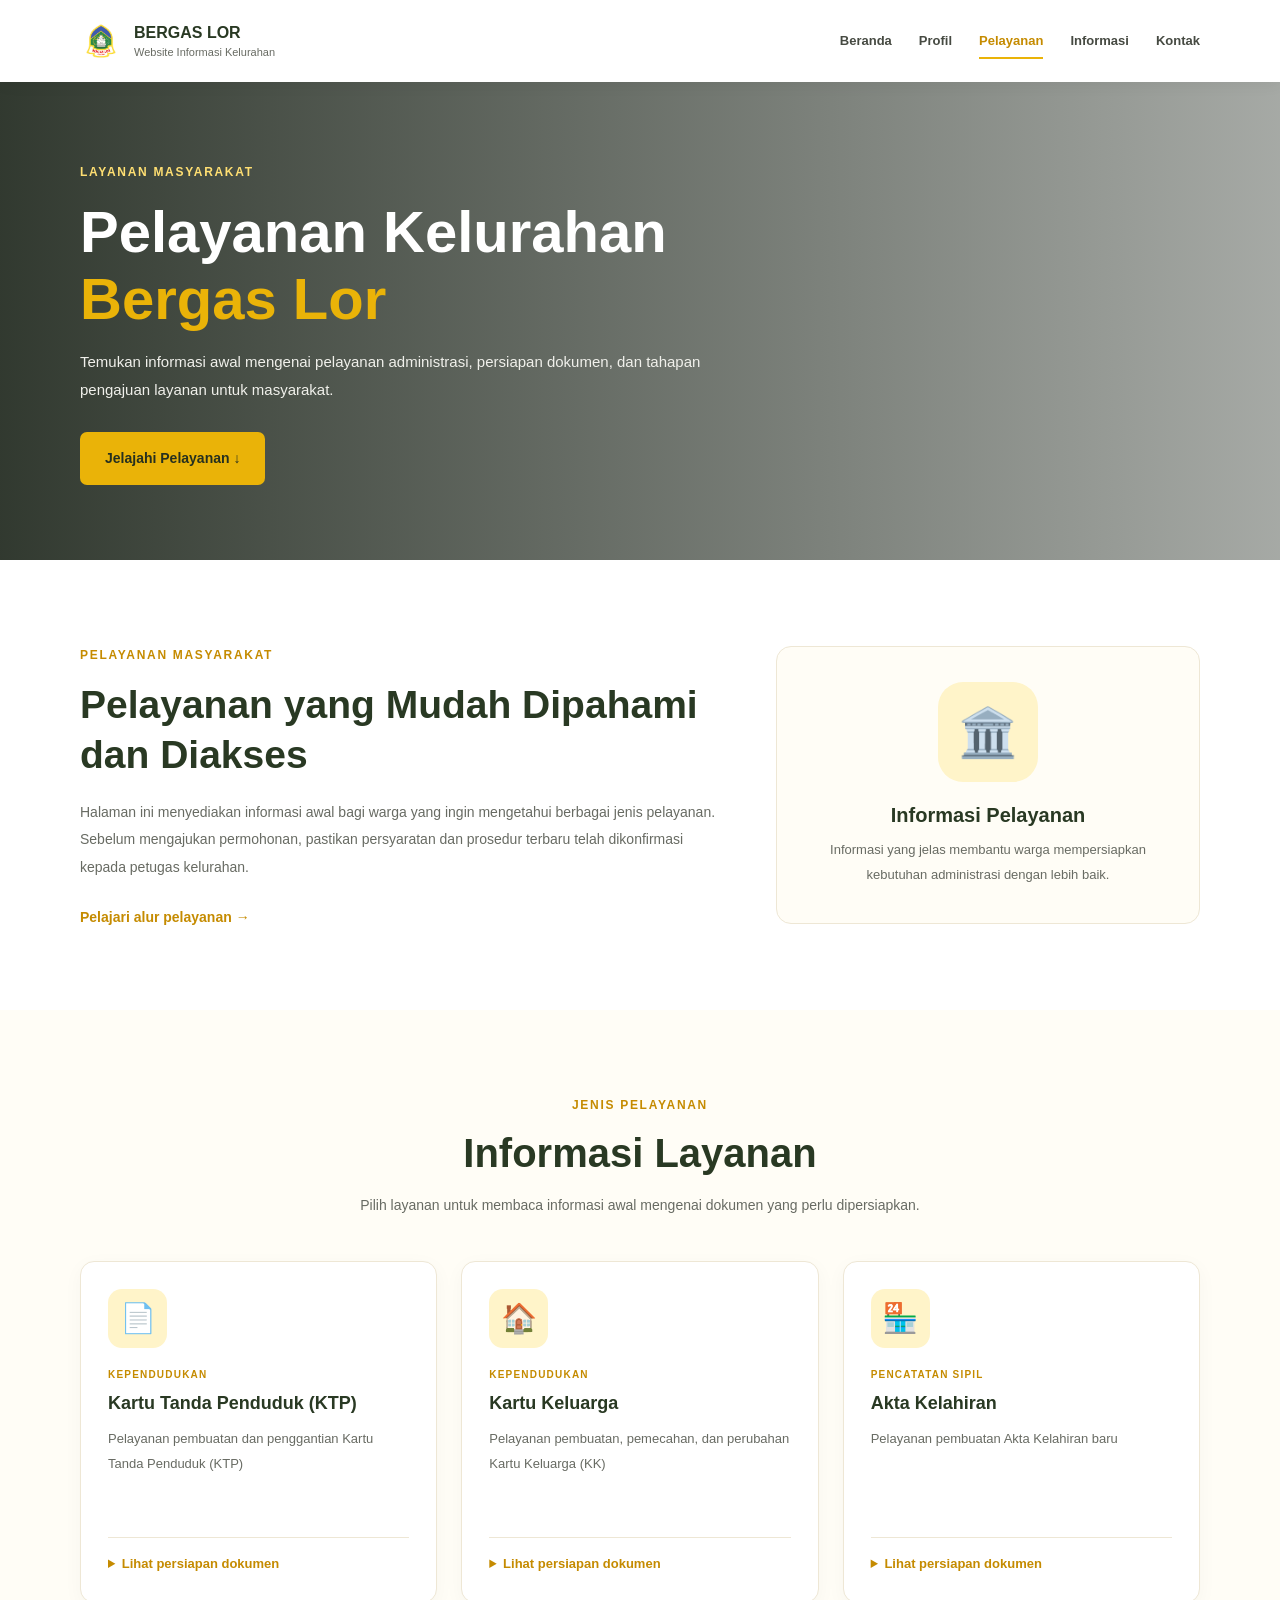
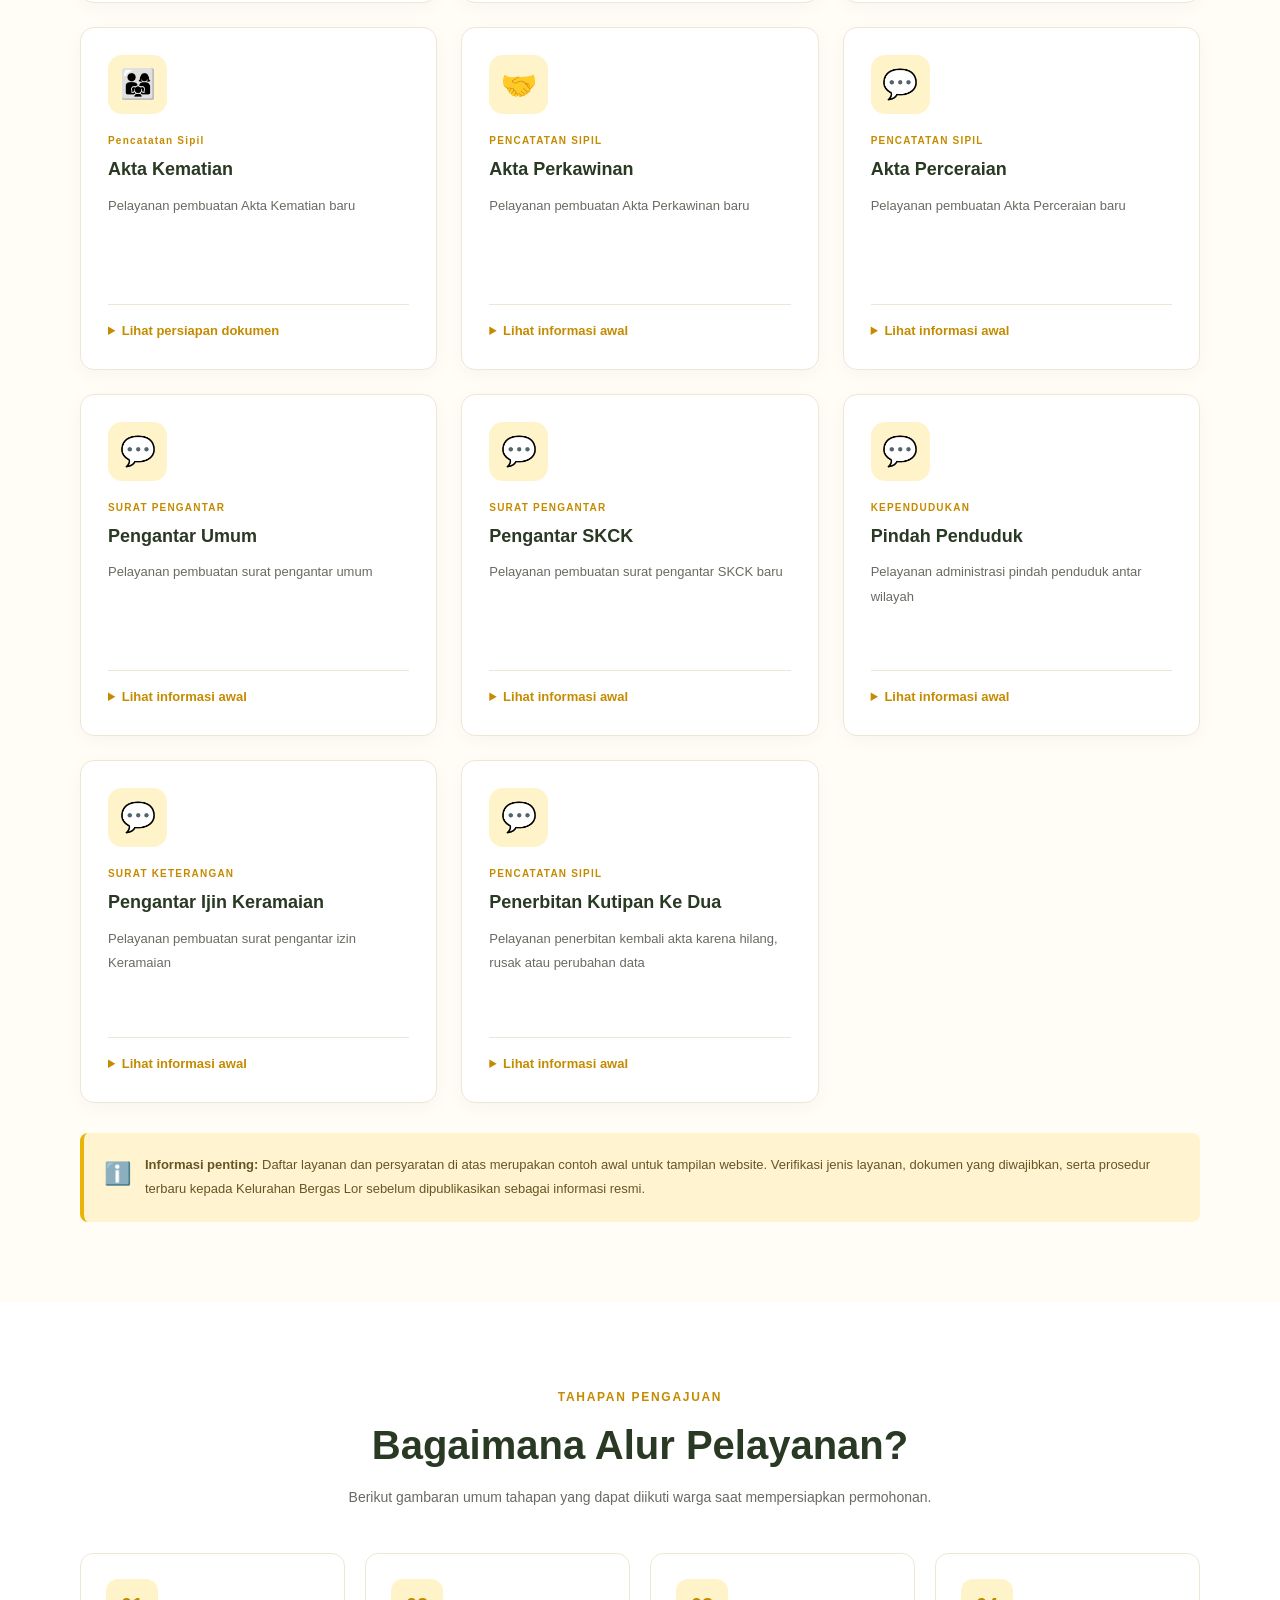
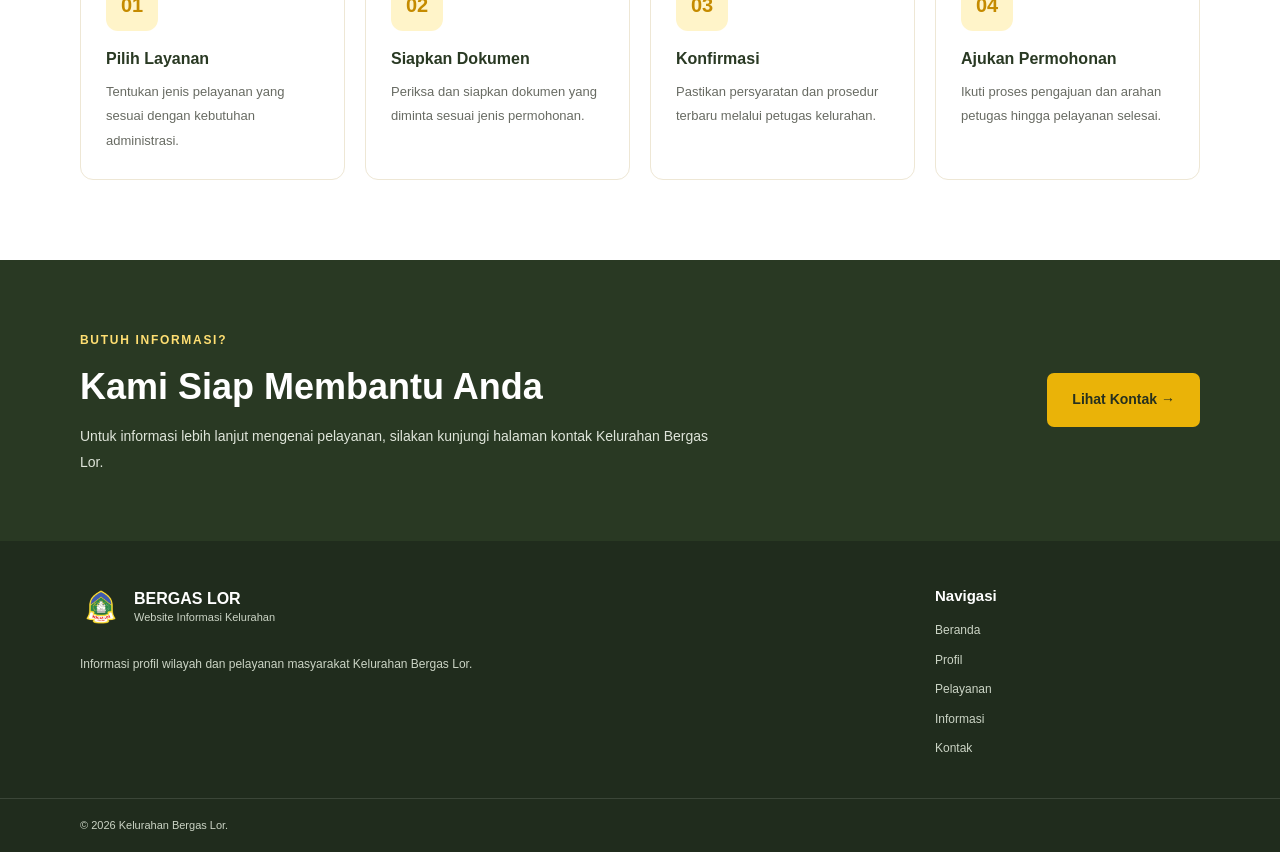
<file: pelayanan.html>
<!DOCTYPE html>
<html lang="id">
<head>
    <meta charset="UTF-8">
    <meta name="viewport" content="width=device-width, initial-scale=1.0">

    <title>Pelayanan | Kelurahan Bergas Lor</title>
    <meta name="description" content="Informasi pelayanan masyarakat Kelurahan Bergas Lor.">

    <!-- Favicon Tab Browser -->
    <link rel="icon" href="Logo Bergas.png">

    <link rel="stylesheet" href="pelayanan.css">
</head>
<body>

    <!-- NAVBAR -->
    <header class="navbar">
        <div class="container nav-container">

            <a href="index.html#beranda" class="brand">
                <!-- Gambar Logo Bergas di Navbar (Otomatis cek ekstensi .png, .jpg, .jpeg, .webp) -->
                <img 
                    src="Logo Bergas.png" 
                    alt="Logo Bergas Lor" 
                    class="brand-logo"
                    style="object-fit: contain; padding: 0; background: transparent; width: 42px; height: 42px;"
                    onerror="
                        if (!this.dataset.step) {
                            this.dataset.step = 1;
                            this.src = 'Logo Bergas.jpg';
                        } else if (this.dataset.step == 1) {
                            this.dataset.step = 2;
                            this.src = 'Logo Bergas.jpeg';
                        } else if (this.dataset.step == 2) {
                            this.dataset.step = 3;
                            this.src = 'Logo Bergas.webp';
                        } else if (this.dataset.step == 3) {
                            this.dataset.step = 4;
                            this.src = 'Logo Bergas';
                        } else {
                            this.style.display = 'none';
                            this.nextElementSibling.style.display = 'flex';
                        }
                    ">
                <div class="brand-logo" style="display: none;">BL</div>
                <div class="brand-text">
                    <strong>BERGAS LOR</strong>
                    <span>Website Informasi Kelurahan</span>
                </div>
            </a>

            <button class="menu-toggle"
                    id="menuToggle"
                    aria-label="Buka navigasi"
                    aria-expanded="false"
                    aria-controls="navMenu">
                ☰
            </button>

            <nav class="nav-menu" id="navMenu">
                <a href="index.html#beranda">Beranda</a>
                <a href="profil.html">Profil</a>
                <a href="pelayanan.html" class="active">Pelayanan</a>
                <a href="informasi.html">Informasi</a>
                <a href="index.html#kontak">Kontak</a>
            </nav>

        </div>
    </header>


    <main>

        <!-- HERO -->
        <section class="service-hero">
            <div class="hero-overlay"></div>

            <div class="container hero-content">
                <span class="section-label">LAYANAN MASYARAKAT</span>

                <h1>Pelayanan Kelurahan<br>
                    <span>Bergas Lor</span>
                </h1>

                <p>
                    Temukan informasi awal mengenai pelayanan administrasi,
                    persiapan dokumen, dan tahapan pengajuan layanan
                    untuk masyarakat.
                </p>

                <a href="#daftar-layanan" class="btn btn-primary">
                    Jelajahi Pelayanan ↓
                </a>
            </div>
        </section>


        <!-- INTRO -->
        <section class="intro-section section-padding">
            <div class="container intro-grid">

                <div class="intro-content">
                    <span class="section-label">PELAYANAN MASYARAKAT</span>

                    <h2>Pelayanan yang Mudah Dipahami dan Diakses</h2>

                    <p>
                        Halaman ini menyediakan informasi awal bagi warga
                        yang ingin mengetahui berbagai jenis pelayanan.
                        Sebelum mengajukan permohonan, pastikan persyaratan
                        dan prosedur terbaru telah dikonfirmasi kepada
                        petugas kelurahan.
                    </p>

                    <a href="#alur" class="text-link">
                        Pelajari alur pelayanan →
                    </a>
                </div>

                <div class="intro-visual">
                    <div class="intro-visual-icon">🏛️</div>
                    <h3>Informasi Pelayanan</h3>
                    <p>
                        Informasi yang jelas membantu warga mempersiapkan
                        kebutuhan administrasi dengan lebih baik.
                    </p>
                </div>

            </div>
        </section>


        <!-- DAFTAR LAYANAN -->
        <section class="services-section section-padding" id="daftar-layanan">
            <div class="container">

                <div class="section-heading">
                    <span class="section-label">JENIS PELAYANAN</span>
                    <h2>Informasi Layanan</h2>
                    <p>
                        Pilih layanan untuk membaca informasi awal
                        mengenai dokumen yang perlu dipersiapkan.
                    </p>
                </div>

                <div class="service-grid">

                    <!-- LAYANAN 1 -->
                    <article class="service-card">
                        <div class="service-icon">📄</div>
                        <span class="service-number">KEPENDUDUKAN</span>

                        <h3>Kartu Tanda Penduduk (KTP)</h3>

                        <p>
                            Pelayanan pembuatan dan penggantian Kartu Tanda Penduduk (KTP)
                        </p>

                        <details>
                            <summary>Lihat persiapan dokumen</summary>
                            <div class="detail-content">
                                <strong>Dokumen yang dibutuhkan :</strong>
                                <ul>
                                    <li>Pengantar RT/RW.</li>
                                    <li>Fotocopy Kartu Keluarga(Untuk Pemohon baru)</li>
                                    <li>KTP Lama.(Untuk Penggantian)</li>
                                    <li>Surat Kehilangan dari Polsek(untuk ktp hilang)</li>
                                    <li>Surat Pindah(Untuk Pendatang)</li>
                                </ul>
                                <p>
                                    Pastikan jenis surat dan persyaratan
                                    yang berlaku kepada petugas.
                                </p>
                            </div>
                        </details>
                    </article>


                    <!-- LAYANAN 2 -->
                    <article class="service-card">
                        <div class="service-icon">🏠</div>
                        <span class="service-number">KEPENDUDUKAN</span>

                        <h3>Kartu Keluarga</h3>

                        <p>
                            Pelayanan pembuatan, pemecahan, dan perubahan Kartu Keluarga (KK)
                        </p>

                        <details>
                            <summary>Lihat persiapan dokumen</summary>
                            <div class="detail-content">
                                <strong>Dokumen Yang Dibutuhkan :</strong>
                                <ul>
                                    <li>Pengantar RT/ RW</li>
                                    <li>KK lama asli</li>
                                    <li>Surat Nikah (untuk KK keluarga baru)</li>
                                    <li>Surat Pindah (untuk pendatang)</li>
                                    <li>Akta Kematian Asli (untuk pengurangan anggota)</li>
                                    <li>Dokumen Pendukung untuk Perubahan Data(semuanya asli)</li>
                                </ul>
                                <p>
                                    Konfirmasikan persyaratan dan jenis
                                    surat yang dapat diterbitkan.
                                </p>
                            </div>
                        </details>
                    </article>


                    <!-- LAYANAN 3 -->
                    <article class="service-card">
                        <div class="service-icon">🏪</div>
                        <span class="service-number">PENCATATAN SIPIL</span>

                        <h3>Akta Kelahiran</h3>

                        <p>
                            Pelayanan pembuatan Akta Kelahiran baru
                        </p>

                        <details>
                            <summary>Lihat persiapan dokumen</summary>
                            <div class="detail-content">
                                <strong>Dokumen yang Harus dibawa:</strong>
                                <ul>
                                    <li>Pengantar RT/ RW</li>
                                    <li>Kartu Keluarga asli</li>
                                    <li>Surat Keterangan Lahir Asli (dari Bidan/ Dokter)</li>
                                    <li>Fotocopy KTP Ayah & Ibu (2 lembar)</li>
                                    <li>Fotocopy KTP 2 Orang Saksi (2 lembar)</li>
                                    <li>Fotocopy Surat Nikah orang tua (2 lembar)</li>
                                </ul>
                                <p>
                                    Tanyakan kepada petugas mengenai
                                    bentuk surat dan prosedur yang berlaku.
                                </p>
                            </div>
                        </details>
                    </article>


                    <!-- LAYANAN 4 -->
                    <article class="service-card">
                        <div class="service-icon">👨‍👩‍👧</div>
                        <span class="service-number">Pencatatan Sipil</span>

                        <h3>Akta Kematian</h3>

                        <p>
                          Pelayanan pembuatan Akta Kematian baru
                        </p>

                        <details>
                            <summary>Lihat persiapan dokumen</summary>
                            <div class="detail-content">
                                <strong>Persiapan Dokumen</strong>
                                <ul>
                                    <li>Pengantar RT/ RW</li>
                                    <li>Kartu Keluarga asli</li>
                                    <li>KTP asli</li>
                                    <li>Surat Keterangan Kematian asli (dari Dokter, jika ada)</li>
                                    <li>Fotocopy KTP 2 Orang Saksi (1 lembar)</li>
                                    
                                </ul>
                                <p>
                                    Persyaratan dan proses mengikuti prosedur
                                    instansi yang berwenang.
                                </p>
                            </div>
                        </details>
                    </article>


                    <!-- LAYANAN 5 -->
                    <article class="service-card">
                        <div class="service-icon">🤝</div>
                        <span class="service-number">PENCATATAN SIPIL</span>

                        <h3>Akta Perkawinan</h3>

                        <p>
                           Pelayanan pembuatan Akta Perkawinan baru
                        </p>

                        <details>
                            <summary>Lihat informasi awal</summary>
                            <div class="detail-content">
                                <strong>Dokumen yang perlu disiapkan:</strong>
                                <ul>
                                    <li>Pengantar RT/ RW</li>
                                    <li>Fotocopy KTP & Kartu Keluarga ke 2 calon mempelai</li>
                                    <li>Kutipan Akta Perceraian/ Akta Kematian (bagi cerai hidup/ cerai mati).</li>
                                    <li>Membawa Kelengkapan Dokumen Imigrasi (bagi orang asing)</li>
                                    <li>Surat Bukti Pemberkatan Perkawinan (menurut Agamanya)</li>
                                </ul>
                                <p>
                                    Ketentuan penerima dan persyaratan
                                    mengikuti program serta instansi terkait.
                                </p>
                            </div>
                        </details>
                    </article>


                    <!-- LAYANAN 6 -->
                    <article class="service-card">
                        <div class="service-icon">💬</div>
                        <span class="service-number">PENCATATAN SIPIL</span>

                        <h3>Akta Perceraian</h3>

                        <p>
                           Pelayanan pembuatan Akta Perceraian baru
                        </p>

                        <details>
                            <summary>Lihat informasi awal</summary>
                            <div class="detail-content">
                                <strong>Dokumen yang perlu disiapkan:</strong>
                                <ul>
                                    <li>Pengantar RT/ RW</li>
                                    <li>Surat Nikah asli</li>
                                    <li>Salinan Putusan Pengadilan yang Berkekuatan Hukum</li>
                                    <li>Fotocopy KTP dan KK</li>
                                    <li>Surat Kuasa Bermaterai Rp 10.000,- (bagi yang dikuasakan)</li>
                                </ul>
                                <p>
                                    Sampaikan pertanyaan atau pengaduan
                                    melalui saluran resmi kelurahan.
                                </p>
                            </div>
                        </details>
                    </article>

                      <!-- LAYANAN 7 -->
                    <article class="service-card">
                        <div class="service-icon">💬</div>
                        <span class="service-number">SURAT PENGANTAR</span>

                        <h3>Pengantar Umum</h3>

                        <p>
                           Pelayanan pembuatan surat pengantar umum
                        </p>

                        <details>
                            <summary>Lihat informasi awal</summary>
                            <div class="detail-content">
                                <strong>Dokumen yang perlu disiapkan:</strong>
                                <ul>
                                    <li>Pengantar RT/ RW</li>
                                    <li>Dokumen Pendukung</li>
                                </ul>
                                <p>
                                    Sampaikan pertanyaan atau pengaduan
                                    melalui saluran resmi kelurahan.
                                </p>
                            </div>
                        </details>
                    </article>


                      <!-- LAYANAN 7 -->
                    <article class="service-card">
                        <div class="service-icon">💬</div>
                        <span class="service-number">SURAT PENGANTAR</span>

                        <h3>Pengantar SKCK</h3>

                        <p>
                        Pelayanan pembuatan surat pengantar SKCK baru
                        </p>

                        <details>
                            <summary>Lihat informasi awal</summary>
                            <div class="detail-content">
                                <strong>Dokumen yang perlu disiapkan:</strong>
                                <ul>
                                    <li>Pengantar RT/ RW</li>
                                    <li>Fotocopy KTP</li>
                                    <li>Fotocopy Kartu Keluarga</li>
                                    <li>Pas Photo 4×6 berwarna (4 lembar)</li>
                                    <li>info lebih lanjut mengenai Pelayanan SKCK di Kabupaten Semarang Dapat diakses melalui E-SKCK pada link website berikut: linktr.ee/skckpolressemaran</li>
                                </ul>
                                <p>
                                    Sampaikan pertanyaan atau pengaduan
                                    melalui saluran resmi kelurahan.
                                </p>
                            </div>
                        </details>
                    </article>

                     <!-- LAYANAN 7 -->
                    <article class="service-card">
                        <div class="service-icon">💬</div>
                        <span class="service-number">KEPENDUDUKAN</span>

                        <h3>Pindah Penduduk</h3>

                        <p>
                        Pelayanan administrasi pindah penduduk antar wilayah
                        </p>

                        <details>
                            <summary>Lihat informasi awal</summary>
                            <div class="detail-content">
                                <strong>Dokumen yang perlu disiapkan:</strong>
                                <ul>
                                    <li>Pengantar RT/ RW</li>
                                    <li>KTP Asli</li>
                                    <li>Kartu Keluarga asli</li>
                                    <li>Pas Photo 4×6 berwarna ( lembar)</li>
                                    <li>Dokumen pendukung asli</li>
                                </ul>
                                <p>
                                    Sampaikan pertanyaan atau pengaduan
                                    melalui saluran resmi kelurahan.
                                </p>

                            </div>
                        </details>
                    </article>

                     <!-- LAYANAN 7 -->
                    <article class="service-card">
                        <div class="service-icon">💬</div>
                        <span class="service-number">SURAT KETERANGAN</span>

                        <h3>Pengantar Ijin Keramaian</h3>

                        <p>
                        Pelayanan pembuatan surat pengantar izin Keramaian
                        </p>

                        <details>
                            <summary>Lihat informasi awal</summary>
                            <div class="detail-content">
                                <strong>Dokumen yang perlu disiapkan:</strong>
                                <ul>
                                    <li>Pengantar RT/ RW</li>
                                    <li>Data Pendukung (berupa data mengenai acara yang akan digelar)</li>
                                    
                                </ul>
                                <p>
                                    Sampaikan pertanyaan atau pengaduan
                                    melalui saluran resmi kelurahan.
                                </p>
                            </div>
                        </details>
                    </article>

                     <!-- LAYANAN 7 -->
                    <article class="service-card">
                        <div class="service-icon">💬</div>
                        <span class="service-number">PENCATATAN SIPIL</span>

                        <h3>Penerbitan Kutipan Ke Dua</h3>

                        <p>
                        Pelayanan penerbitan kembali akta karena hilang, rusak atau perubahan data
                        </p>

                        <details>
                            <summary>Lihat informasi awal</summary>
                            <div class="detail-content">
                                <strong>Dokumen yang perlu disiapkan:</strong>
                                <ul>
                                    <li>Pengantar RT/ RW</li>
                                    <li>Fotocopy KTP dan KK</li>
                                    <li>Kutipan Pencatatan sipil asli yang Rusak atau fotocopy Kutipan Pencatatan Sipil yang hilang</li>
                                    <li>Surat Kehilangan dari Polsek (untuk permohonan karena hilang)</li>
                                    <li>Surat Keterangan Rusak dari Lurah (untuk permohonan karena rusak)</li>
                                </ul>
                                <p>
                                    Sampaikan pertanyaan atau pengaduan
                                    melalui saluran resmi kelurahan.
                                </p>
                            </div>
                        </details>
                    </article>

                </div>

                <div class="notice">
                    <span class="notice-icon">ℹ️</span>
                    <p>
                        <strong>Informasi penting:</strong>
                        Daftar layanan dan persyaratan di atas merupakan
                        contoh awal untuk tampilan website. Verifikasi
                        jenis layanan, dokumen yang diwajibkan, serta
                        prosedur terbaru kepada Kelurahan Bergas Lor
                        sebelum dipublikasikan sebagai informasi resmi.
                    </p>
                </div>

            </div>
        </section>


        <!-- ALUR PELAYANAN -->
        <section class="flow-section section-padding" id="alur">
            <div class="container">

                <div class="section-heading">
                    <span class="section-label">TAHAPAN PENGAJUAN</span>
                    <h2>Bagaimana Alur Pelayanan?</h2>
                    <p>
                        Berikut gambaran umum tahapan yang dapat diikuti
                        warga saat mempersiapkan permohonan.
                    </p>
                </div>

                <div class="flow-grid">

                    <article class="flow-card">
                        <div class="flow-number">01</div>
                        <h3>Pilih Layanan</h3>
                        <p>
                            Tentukan jenis pelayanan yang sesuai dengan
                            kebutuhan administrasi.
                        </p>
                    </article>

                    <article class="flow-card">
                        <div class="flow-number">02</div>
                        <h3>Siapkan Dokumen</h3>
                        <p>
                            Periksa dan siapkan dokumen yang diminta
                            sesuai jenis permohonan.
                        </p>
                    </article>

                    <article class="flow-card">
                        <div class="flow-number">03</div>
                        <h3>Konfirmasi</h3>
                        <p>
                            Pastikan persyaratan dan prosedur terbaru
                            melalui petugas kelurahan.
                        </p>
                    </article>

                    <article class="flow-card">
                        <div class="flow-number">04</div>
                        <h3>Ajukan Permohonan</h3>
                        <p>
                            Ikuti proses pengajuan dan arahan petugas
                            hingga pelayanan selesai.
                        </p>
                    </article>

                </div>
            </div>
        </section>


        <!-- BANNER KONTAK -->
        <section class="contact-banner">
            <div class="container contact-banner-inner">

                <div>
                    <span class="section-label">BUTUH INFORMASI?</span>
                    <h2>Kami Siap Membantu Anda</h2>
                    <p>
                        Untuk informasi lebih lanjut mengenai pelayanan,
                        silakan kunjungi halaman kontak Kelurahan Bergas Lor.
                    </p>
                </div>

                <a href="index.html#kontak" class="btn btn-primary">
                    Lihat Kontak →
                </a>

            </div>
        </section>

    </main>


    <!-- FOOTER -->
    <footer class="footer">
        <div class="container footer-content">

            <div class="footer-brand">
                <a href="index.html#beranda" class="brand">
                    <!-- Gambar Logo Bergas di Footer -->
                    <img 
                        src="Logo Bergas.png" 
                        alt="Logo Bergas Lor" 
                        class="brand-logo footer-logo"
                        style="object-fit: contain; padding: 0; background: transparent; width: 42px; height: 42px;"
                        onerror="
                            if (!this.dataset.step) {
                                this.dataset.step = 1;
                                this.src = 'Logo Bergas.jpg';
                            } else if (this.dataset.step == 1) {
                                this.dataset.step = 2;
                                this.src = 'Logo Bergas.jpeg';
                            } else if (this.dataset.step == 2) {
                                this.dataset.step = 3;
                                this.src = 'Logo Bergas.webp';
                            } else if (this.dataset.step == 3) {
                                this.dataset.step = 4;
                                this.src = 'Logo Bergas';
                            } else {
                                this.style.display = 'none';
                                this.nextElementSibling.style.display = 'flex';
                            }
                        ">
                    <div class="brand-logo footer-logo" style="display: none;">BL</div>
                    <div class="brand-text">
                        <strong>BERGAS LOR</strong>
                        <span>Website Informasi Kelurahan</span>
                    </div>
                </a>

                <p>
                    Informasi profil wilayah dan pelayanan
                    masyarakat Kelurahan Bergas Lor.
                </p>
            </div>

            <div class="footer-links">
                <h3>Navigasi</h3>
                <a href="index.html#beranda">Beranda</a>
                <a href="profil.html">Profil</a>
                <a href="pelayanan.html">Pelayanan</a>
                <a href="informasi.html">Informasi</a>
                <a href="index.html#kontak">Kontak</a>
            </div>

        </div>

        <div class="footer-bottom">
            <div class="container">
                <p>
                    &copy; <span id="year">2026</span>
                    Kelurahan Bergas Lor.
                </p>
            </div>
        </div>
    </footer>


    <!-- JAVASCRIPT -->
    <script>
        const menuToggle = document.getElementById("menuToggle");
        const navMenu = document.getElementById("navMenu");

        if (menuToggle && navMenu) {
            menuToggle.addEventListener("click", function () {
                const isOpen = navMenu.classList.toggle("active");

                menuToggle.setAttribute("aria-expanded", String(isOpen));
                menuToggle.setAttribute(
                    "aria-label",
                    isOpen ? "Tutup navigasi" : "Buka navigasi"
                );

                menuToggle.textContent = isOpen ? "✕" : "☰";
            });

            navMenu.querySelectorAll("a").forEach(function (link) {
                link.addEventListener("click", function () {
                    navMenu.classList.remove("active");
                    menuToggle.setAttribute("aria-expanded", "false");
                    menuToggle.setAttribute("aria-label", "Buka navigasi");
                    menuToggle.textContent = "☰";
                });
            });
        }

        const yearEl = document.getElementById("year");
        if (yearEl) {
            yearEl.textContent = new Date().getFullYear();
        }
    </script>

</body>
</html>
</file>
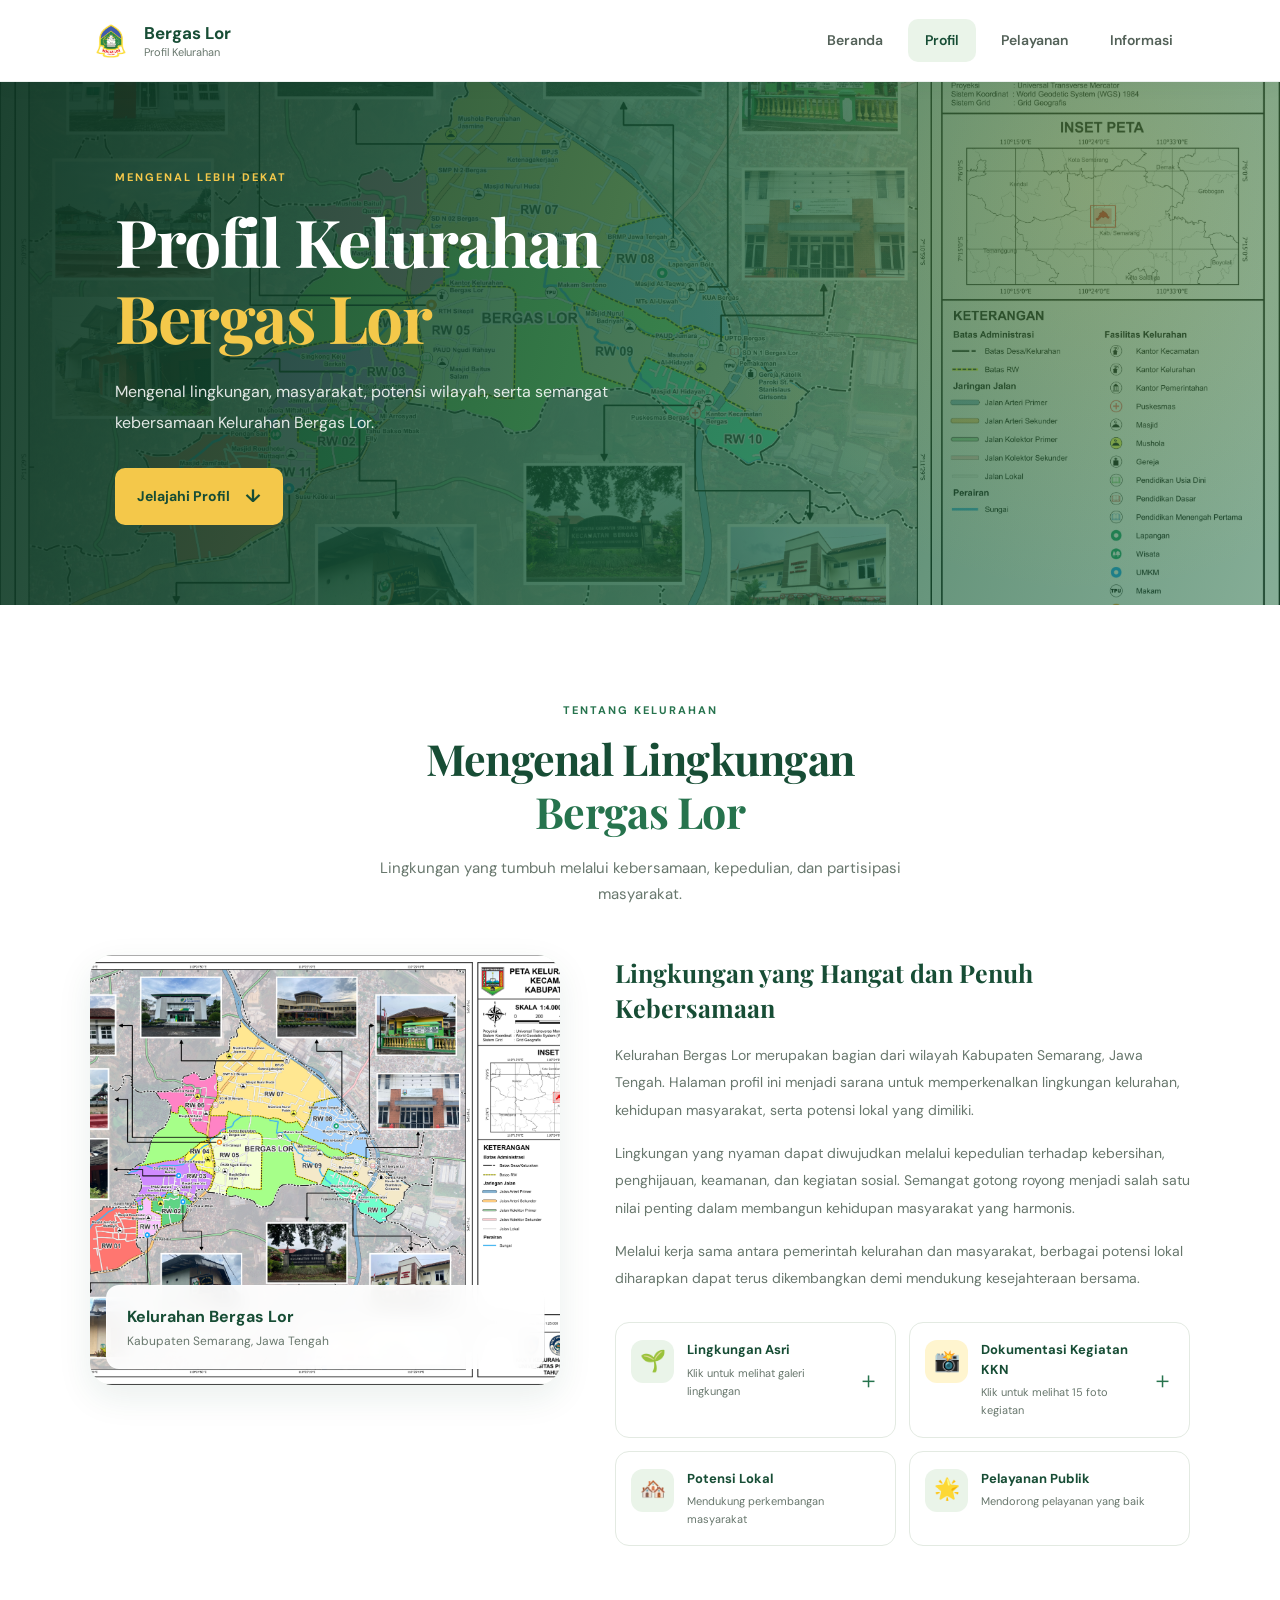
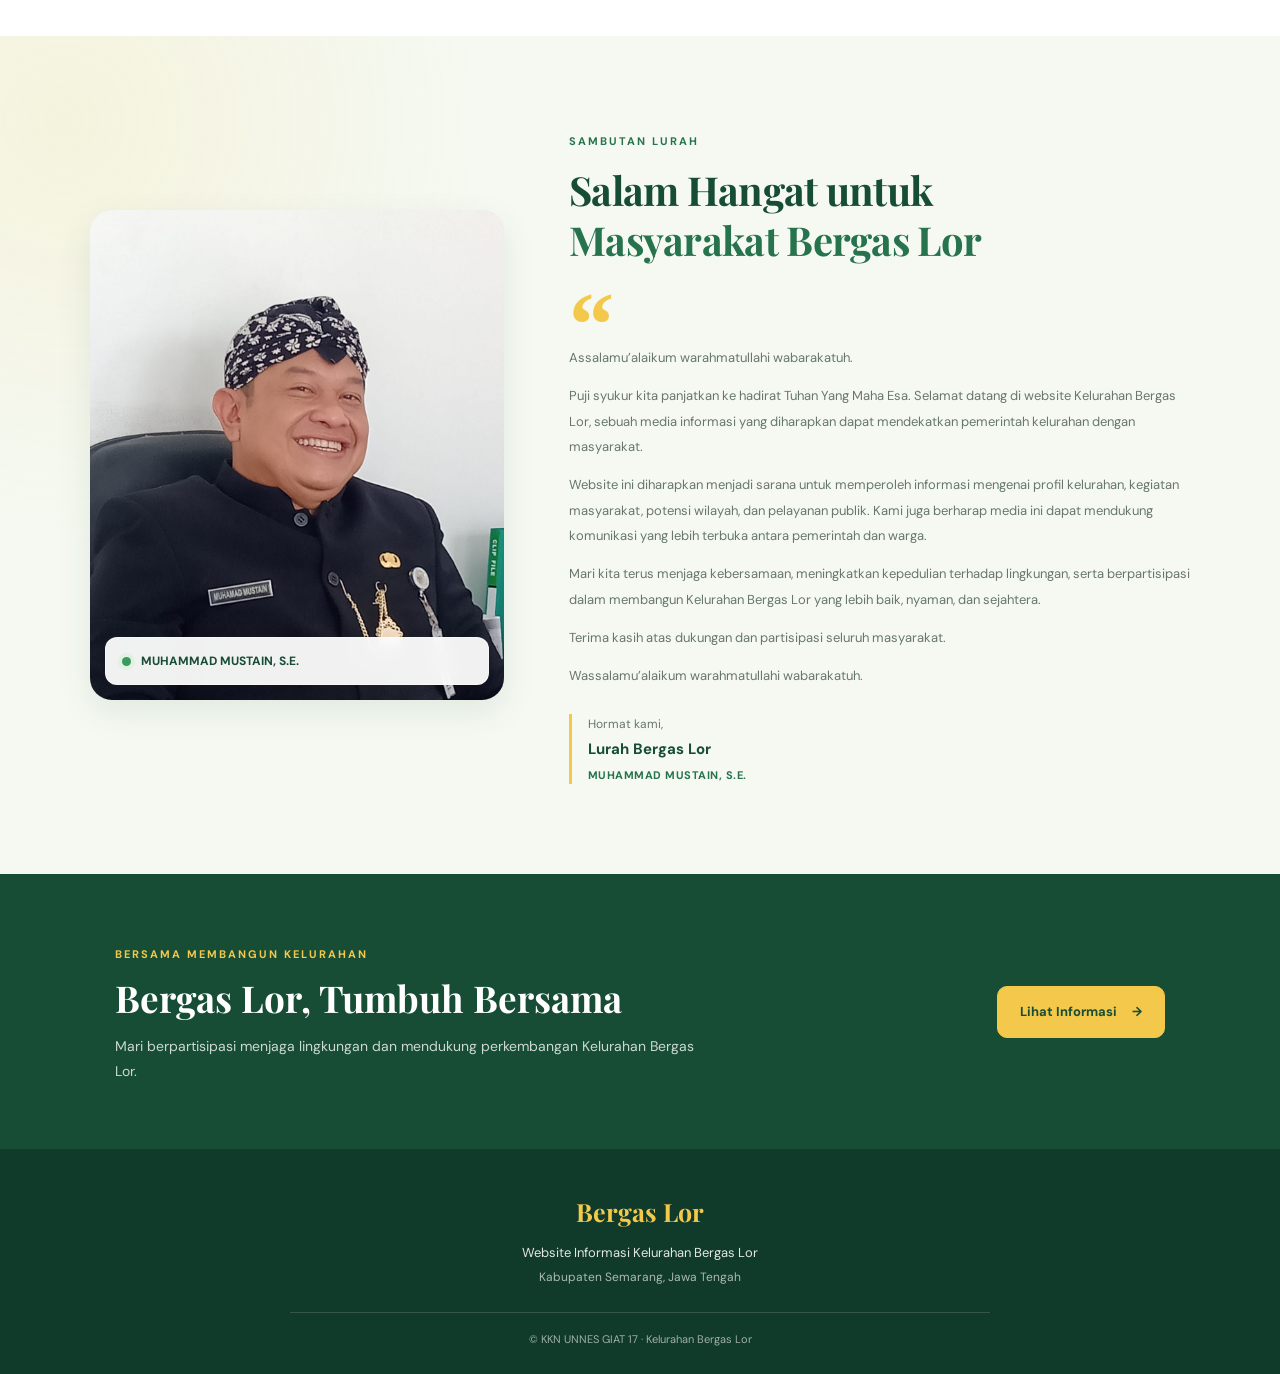
<file: profil.html>
<!DOCTYPE html>
<html lang="id">
<head>
    <meta charset="UTF-8">
    <meta name="viewport" content="width=device-width, initial-scale=1.0">

    <title>Profil Kelurahan Bergas Lor</title>
    <meta name="description" content="Profil lingkungan, dokumentasi kegiatan KKN UNNES GIAT 17, dan sambutan Lurah Bergas Lor.">

    <!-- Favicon Tab Browser -->
    <link rel="icon" href="Logo Bergas.png">

    <link rel="stylesheet" href="profil.css">

    <!-- Tambahan Animasi Logo -->
    <style>
        @keyframes floatLogo {
            0% {
                transform: translateY(0px) rotate(0deg);
            }
            50% {
                transform: translateY(-3px) rotate(2deg);
            }
            100% {
                transform: translateY(0px) rotate(0deg);
            }
        }

        @keyframes pulseGlow {
            0% {
                box-shadow: 0 0 0 0 rgba(46, 125, 50, 0.4);
            }
            70% {
                box-shadow: 0 0 0 8px rgba(46, 125, 50, 0);
            }
            100% {
                box-shadow: 0 0 0 0 rgba(46, 125, 50, 0);
            }
        }

        .navbar .logo-icon {
            transition: transform 0.3s ease, filter 0.3s ease;
            animation: floatLogo 4s ease-in-out infinite;
            border-radius: 50%;
        }

        .navbar .logo:hover .logo-icon {
            transform: scale(1.1) rotate(5deg);
            animation: pulseGlow 1.5s infinite;
        }
    </style>
</head>

<body>

    <!-- ================= NAVBAR ================= -->
    <header class="navbar">
        <a href="index.html" class="logo">
            <!-- Gambar Logo dengan deteksi otomatis ekstensi (.png, .jpg, .jpeg, .webp) -->
            <img 
                src="Logo Bergas.png" 
                alt="Logo Bergas Lor" 
                class="logo-icon"
                style="object-fit: contain; padding: 0; background: transparent; width: 42px; height: 42px;"
                onerror="
                    if (!this.dataset.step) {
                        this.dataset.step = 1;
                        this.src = 'Logo Bergas.jpg';
                    } else if (this.dataset.step == 1) {
                        this.dataset.step = 2;
                        this.src = 'Logo Bergas.jpeg';
                    } else if (this.dataset.step == 2) {
                        this.dataset.step = 3;
                        this.src = 'Logo Bergas.webp';
                    } else if (this.dataset.step == 3) {
                        this.dataset.step = 4;
                        this.src = 'Logo Bergas';
                    } else {
                        this.style.display = 'none';
                        this.nextElementSibling.style.display = 'inline-flex';
                    }
                ">
            <span class="logo-icon" style="display: none;">B</span>
            <span>
                <strong>Bergas Lor</strong>
                <small>Profil Kelurahan</small>
            </span>
        </a>

        <button
            class="menu-toggle"
            id="menuToggle"
            type="button"
            aria-label="Buka menu navigasi"
            aria-expanded="false"
            aria-controls="navMenu">
            ☰
        </button>

        <nav aria-label="Navigasi utama">
            <ul class="nav-menu" id="navMenu">
                <li><a href="index.html">Beranda</a></li>
                <li><a href="profil.html" class="active">Profil</a></li>
                <li><a href="pelayanan.html">Pelayanan</a></li>
                <li><a href="informasi.html">Informasi</a></li>
            </ul>
        </nav>
    </header>


    <main>

        <!-- ================= HERO ================= -->
        <section class="profile-hero">
            <div class="hero-overlay"></div>

            <div class="profile-hero-content">
                <span class="eyebrow">MENGENAL LEBIH DEKAT</span>

                <h1>
                    Profil Kelurahan<br>
                    <span>Bergas Lor</span>
                </h1>

                <p>
                    Mengenal lingkungan, masyarakat, potensi wilayah,
                    serta semangat kebersamaan Kelurahan Bergas Lor.
                </p>

                <a href="#tentang" class="btn-primary">
                    Jelajahi Profil <span>↓</span>
                </a>
            </div>
        </section>


        <!-- ================= TENTANG KELURAHAN ================= -->
        <section class="section about-section" id="tentang">

            <div class="section-heading">
                <span class="section-label">TENTANG KELURAHAN</span>

                <h2>
                    Mengenal Lingkungan<br>
                    <span>Bergas Lor</span>
                </h2>

                <p>
                    Lingkungan yang tumbuh melalui kebersamaan,
                    kepedulian, dan partisipasi masyarakat.
                </p>
            </div>


            <div class="about-grid">

                <!-- FOTO LINGKUNGAN -->
                <div class="about-image">

                    <img
                        src="peta.jpg"
                        alt="Peta atau gambaran wilayah Kelurahan Bergas Lor"
                        onerror="this.style.display='none'; this.nextElementSibling.style.display='flex';">

                    <div class="image-placeholder">
                        <span>🏡</span>
                        <p>Foto Lingkungan Bergas Lor</p>
                        <small>Tambahkan foto atau peta wilayah kelurahan</small>
                    </div>

                    <div class="image-caption">
                        <strong>Kelurahan Bergas Lor</strong>
                        <span>Kabupaten Semarang, Jawa Tengah</span>
                    </div>

                </div>


                <!-- DESKRIPSI DAN KARTU -->
                <div class="about-content">

                    <h3>Lingkungan yang Hangat dan Penuh Kebersamaan</h3>

                    <p>
                        Kelurahan Bergas Lor merupakan bagian dari
                        wilayah Kabupaten Semarang, Jawa Tengah.
                        Halaman profil ini menjadi sarana untuk
                        memperkenalkan lingkungan kelurahan,
                        kehidupan masyarakat, serta potensi lokal
                        yang dimiliki.
                    </p>

                    <p>
                        Lingkungan yang nyaman dapat diwujudkan
                        melalui kepedulian terhadap kebersihan,
                        penghijauan, keamanan, dan kegiatan sosial.
                        Semangat gotong royong menjadi salah satu
                        nilai penting dalam membangun kehidupan
                        masyarakat yang harmonis.
                    </p>

                    <p>
                        Melalui kerja sama antara pemerintah
                        kelurahan dan masyarakat, berbagai potensi
                        lokal diharapkan dapat terus dikembangkan
                        demi mendukung kesejahteraan bersama.
                    </p>


                    <!-- ================= KARTU INTERAKTIF ================= -->
                    <div class="values-grid">

                        <!-- KARTU LINGKUNGAN ASRI -->
                        <button
                            type="button"
                            class="value-item environment-toggle"
                            id="environmentToggle"
                            aria-expanded="false"
                            aria-controls="environmentDetails">

                            <span class="value-icon">🌱</span>

                            <span class="value-description">
                                <strong>Lingkungan Asri</strong>
                                <small>
                                    Klik untuk melihat galeri lingkungan
                                </small>
                            </span>

                            <span class="toggle-arrow" id="toggleArrow">＋</span>
                        </button>


                        <!-- KARTU DOKUMENTASI KKN -->
                        <button
                            type="button"
                            class="value-item kkn-toggle"
                            id="kknToggle"
                            aria-expanded="false"
                            aria-controls="kknDetails">

                            <span class="value-icon">📸</span>

                            <span class="value-description">
                                <strong>Dokumentasi Kegiatan KKN</strong>
                                <small>
                                    Klik untuk melihat 15 foto kegiatan
                                </small>
                            </span>

                            <span class="toggle-arrow" id="kknArrow">＋</span>
                        </button>


                        <!-- KARTU POTENSI LOKAL -->
                        <div class="value-item">
                            <span class="value-icon">🏘️</span>

                            <div>
                                <strong>Potensi Lokal</strong>
                                <small>
                                    Mendukung perkembangan masyarakat
                                </small>
                            </div>
                        </div>


                        <!-- KARTU PELAYANAN PUBLIK -->
                        <div class="value-item">
                            <span class="value-icon">🌟</span>

                            <div>
                                <strong>Pelayanan Publik</strong>
                                <small>
                                    Mendorong pelayanan yang baik
                                </small>
                            </div>
                        </div>

                    </div>


                    <!-- ================= GALERI LINGKUNGAN ASRI ================= -->
                    <div
                        class="environment-details"
                        id="environmentDetails"
                        hidden>

                        <div class="environment-detail-heading">
                            <span class="section-label">LINGKUNGAN KITA</span>

                            <h3>Menjaga Bergas Lor Tetap Asri</h3>

                            <p>
                                Lingkungan yang bersih dan nyaman
                                dimulai dari kepedulian bersama.
                                Mari menjaga kebersihan, merawat
                                tanaman, dan membangun kebiasaan
                                baik di sekitar kita.
                            </p>
                        </div>

                        <div class="environment-gallery">

                            <figure class="environment-card">
                                <img
                                    src="wayang.jpg"
                                    alt="Dokumentasi budaya pagelaran wayang di Bergas Lor"
                                    loading="lazy"
                                    onerror="this.onerror=null; this.src='foto1.png';">

                                <figcaption>
                                    <strong>Budaya Pagelaran Wayang</strong>
                                    <span>
                                        Dokumentasi kegiatan budaya di
                                        Kelurahan Bergas Lor.
                                    </span>
                                </figcaption>
                            </figure>


                            <figure class="environment-card">
                                <img
                                    src="petani.jpg"
                                    alt="Lahan pertanian di Kelurahan Bergas Lor"
                                    loading="lazy"
                                    onerror="this.onerror=null; this.src='foto1.png';">

                                <figcaption>
                                    <strong>Lahan Pertanian</strong>
                                    <span>
                                        Potensi pertanian dan kehidupan
                                        masyarakat setempat.
                                    </span>
                                </figcaption>
                            </figure>


                            <figure class="environment-card">
                                <img
                                    src="gunung.jpg"
                                    alt="Pemandangan alam di sekitar Bergas Lor"
                                    loading="lazy"
                                    onerror="this.onerror=null; this.src='foto1.png';">

                                <figcaption>
                                    <strong>Pemandangan Alam</strong>
                                    <span>
                                        Menjaga keindahan dan kenyamanan
                                        lingkungan sekitar.
                                    </span>
                                </figcaption>
                            </figure>

                        </div>

                        <button
                            type="button"
                            class="environment-close"
                            id="environmentClose">
                            Tutup Galeri ▲
                        </button>

                    </div>
                    <!-- AKHIR GALERI LINGKUNGAN ASRI -->


                    <!-- ================= GALERI DOKUMENTASI KKN ================= -->
                    <div
                        class="kkn-details"
                        id="kknDetails"
                        hidden>

                        <div class="kkn-heading">
                            <span class="section-label">KENANGAN KKN di Kelurahan Bergas Lor</span>

                            <h3>Dokumentasi Kegiatan KKN</h3>

                            <p>
                                Kumpulan dokumentasi kegiatan mahasiswa
                                KKN bersama masyarakat
                                Kelurahan Bergas Lor.
                            </p>
                        </div>


                        <div class="kkn-gallery">

                            <figure class="kkn-card">
                                <img src="upgris1.jpg" alt="Dokumentasi kegiatan KKN 1" loading="lazy">
                                <figcaption>Kegiatan KKN UPGRIS Bantuan Pembagian Bantuan Sosial</figcaption>
                            </figure>

                            <figure class="kkn-card">
                                <img src="upgris2.jpg" alt="Dokumentasi kegiatan KKN 2" loading="lazy">
                                <figcaption>Kegitan KKN UPGRIS Gotong Royong Revitalisasi Taman Toga</figcaption>
                            </figure>

                            <figure class="kkn-card">
                                <img src="fotobersamalurah.jpg" alt="Dokumentasi kegiatan KKN 3" loading="lazy">
                                <figcaption>Foto Penerjunan KKN UNNES 17 Bersama Pak LurahBergas Lor</figcaption>
                            </figure>

                            <figure class="kkn-card">
                                <img src="fotobersamarw.jpg" alt="Dokumentasi kegiatan KKN 4" loading="lazy">
                                <figcaption>Foto Bersama Ketua RW KKN UNNES 17 </figcaption>
                            </figure>

                            <figure class="kkn-card">
                                <img src="fotoposyandu.jpg" alt="Dokumentasi kegiatan KKN 5" loading="lazy">
                                <figcaption>Kegiatan Posyandu Kelurahan Bergas Lor KKN UNNES 17</figcaption>
                            </figure>

                            <figure class="kkn-card">
                                <img src="fototpq.jpg" alt="Dokumentasi kegiatan KKN 6" loading="lazy">
                                <figcaption>Foto Kegiatan Belajar Mengaji Bersama Anak-anak di TPQ KKN UNNES 17</figcaption>
                            </figure>

                            <figure class="kkn-card">
                                <img src="foto bimbel.jpg" alt="Dokumentasi kegiatan KKN 7" loading="lazy">
                                <figcaption>Kegiatan Bimbel KKN UNNES 17</figcaption>
                            </figure>

                            <figure class="kkn-card">
                                <img src="tahlihan.jpg" alt="Dokumentasi kegiatan KKN 8" loading="lazy">
                                <figcaption>Kegiatan Tahlihan Bersama KKN UNNES 17</figcaption>
                            </figure>

                            <figure class="kkn-card">
                                <img src="fotokepalasekolah.jpg" alt="Dokumentasi kegiatan KKN 9" loading="lazy">
                                <figcaption>Kegiatan Sosialisai dan Foto Bersama Kepala Sekolah MI Arrosyad </figcaption>
                            </figure>
                        </div>


                        <button
                            type="button"
                            class="kkn-close"
                            id="kknClose">
                            Tutup Galeri ▲
                        </button>

                    </div>
                    <!-- AKHIR GALERI DOKUMENTASI KKN -->

                </div>
            </div>
        </section>


        <!-- ================= SAMBUTAN LURAH ================= -->
        <section class="greeting-section" id="sambutan">

            <div class="greeting-container">

                <!-- FOTO LURAH -->
                <div class="greeting-photo">

                    <img
                        src="paklurah.jpg"
                        alt="Foto Lurah Bergas Lor, Muhammad Mustain, S.E."
                        onerror="this.style.display='none'; this.nextElementSibling.style.display='flex';">

                    <div class="photo-placeholder">
                        <span>👤</span>
                        <strong>Foto Lurah</strong>
                        <small>Tambahkan foto resmi Lurah di sini</small>
                    </div>

                    <div class="photo-label">
                        <span class="label-dot"></span>
                        MUHAMMAD MUSTAIN, S.E.
                    </div>

                </div>


                <!-- TEKS SAMBUTAN -->
                <div class="greeting-content">

                    <span class="section-label">SAMBUTAN LURAH</span>

                    <h2>
                        Salam Hangat untuk<br>
                        <span>Masyarakat Bergas Lor</span>
                    </h2>

                    <div class="quote-mark">“</div>

                    <div class="greeting-text">

                        <p>
                            Assalamu’alaikum warahmatullahi wabarakatuh.
                        </p>

                        <p>
                            Puji syukur kita panjatkan ke hadirat Tuhan
                            Yang Maha Esa. Selamat datang di website
                            Kelurahan Bergas Lor, sebuah media informasi
                            yang diharapkan dapat mendekatkan pemerintah
                            kelurahan dengan masyarakat.
                        </p>

                        <p>
                            Website ini diharapkan menjadi sarana untuk
                            memperoleh informasi mengenai profil
                            kelurahan, kegiatan masyarakat, potensi
                            wilayah, dan pelayanan publik. Kami juga
                            berharap media ini dapat mendukung komunikasi
                            yang lebih terbuka antara pemerintah dan warga.
                        </p>

                        <p>
                            Mari kita terus menjaga kebersamaan,
                            meningkatkan kepedulian terhadap lingkungan,
                            serta berpartisipasi dalam membangun
                            Kelurahan Bergas Lor yang lebih baik,
                            nyaman, dan sejahtera.
                        </p>

                        <p>
                            Terima kasih atas dukungan dan partisipasi
                            seluruh masyarakat.
                        </p>

                        <p>
                            Wassalamu’alaikum warahmatullahi wabarakatuh.
                        </p>

                    </div>

                    <div class="greeting-signature">
                        <span>Hormat kami,</span>
                        <strong>Lurah Bergas Lor</strong>
                        <small>MUHAMMAD MUSTAIN, S.E.</small>
                    </div>

                </div>

            </div>
        </section>


        <!-- ================= AJAKAN ================= -->
        <section class="community-section">

            <div>
                <span class="section-label">
                    BERSAMA MEMBANGUN KELURAHAN
                </span>

                <h2>Bergas Lor, Tumbuh Bersama</h2>

                <p>
                    Mari berpartisipasi menjaga lingkungan dan
                    mendukung perkembangan Kelurahan Bergas Lor.
                </p>
            </div>

            <a href="informasi.html" class="btn-light">
                Lihat Informasi <span>→</span>
            </a>

        </section>

    </main>


    <!-- ================= FOOTER ================= -->
    <footer class="footer">

        <a href="index.html" class="footer-brand">Bergas Lor</a>

        <p>Website Informasi Kelurahan Bergas Lor</p>

        <span>Kabupaten Semarang, Jawa Tengah</span>

        <div class="footer-line"></div>

        <small>
            © KKN UNNES GIAT 17 · Kelurahan Bergas Lor
        </small>

    </footer>


    <!-- ================= JAVASCRIPT ================= -->
    <script>
        
/* ========================================
   1. MENU NAVIGASI RESPONSIF
======================================== */

const menuToggle = document.getElementById("menuToggle");
const navMenu = document.getElementById("navMenu");

// Buka dan tutup menu navigasi
if (menuToggle && navMenu) {
    menuToggle.addEventListener("click", function () {
        const isOpen = navMenu.classList.toggle("show");

        menuToggle.setAttribute("aria-expanded", String(isOpen));
        menuToggle.setAttribute(
            "aria-label",
            isOpen ? "Tutup menu navigasi" : "Buka menu navigasi"
        );

        menuToggle.textContent = isOpen ? "✕" : "☰";
    });

    // Tutup menu ketika tautan dipilih
    navMenu.querySelectorAll("a").forEach(function (link) {
        link.addEventListener("click", function () {
            navMenu.classList.remove("show");

            menuToggle.setAttribute("aria-expanded", "false");
            menuToggle.setAttribute("aria-label", "Buka menu navigasi");
            menuToggle.textContent = "☰";
        });
    });

    // Tutup menu jika pengguna menekan tombol Escape
    document.addEventListener("keydown", function (event) {
        if (event.key === "Escape" && navMenu.classList.contains("show")) {
            navMenu.classList.remove("show");

            menuToggle.setAttribute("aria-expanded", "false");
            menuToggle.setAttribute("aria-label", "Buka menu navigasi");
            menuToggle.textContent = "☰";

            menuToggle.focus();
        }
    });

    // Tutup menu jika pengguna kembali ke tampilan desktop
    window.addEventListener("resize", function () {
        if (window.innerWidth > 800) {
            navMenu.classList.remove("show");

            menuToggle.setAttribute("aria-expanded", "false");
            menuToggle.setAttribute("aria-label", "Buka menu navigasi");
            menuToggle.textContent = "☰";
        }
    });
}


/* ========================================
   2. GALERI LINGKUNGAN ASRI
======================================== */

const environmentToggle = document.getElementById("environmentToggle");
const environmentDetails = document.getElementById("environmentDetails");
const environmentClose = document.getElementById("environmentClose");
const toggleArrow = document.getElementById("toggleArrow");

// Fungsi untuk membuka atau menutup galeri lingkungan
function setEnvironmentDetails(isOpen) {
    if (!environmentToggle || !environmentDetails) return;

    environmentDetails.hidden = !isOpen;

    environmentToggle.setAttribute("aria-expanded", String(isOpen));

    if (toggleArrow) {
        toggleArrow.textContent = isOpen ? "−" : "＋";
    }

    if (isOpen) {
        environmentDetails.scrollIntoView({
            behavior: window.matchMedia(
                "(prefers-reduced-motion: reduce)"
            ).matches ? "auto" : "smooth",
            block: "nearest"
        });
    }
}

// Klik kartu Lingkungan Asri
if (environmentToggle && environmentDetails) {
    environmentToggle.addEventListener("click", function () {
        const isOpen =
            environmentToggle.getAttribute("aria-expanded") === "true";

        setEnvironmentDetails(!isOpen);
    });
}

// Klik tombol tutup galeri lingkungan
if (environmentClose) {
    environmentClose.addEventListener("click", function () {
        setEnvironmentDetails(false);

        if (environmentToggle) {
            environmentToggle.focus();
        }
    });
}


/* ========================================
   3. GALERI DOKUMENTASI KEGIATAN KKN
======================================== */

const kknToggle = document.getElementById("kknToggle");
const kknDetails = document.getElementById("kknDetails");
const kknClose = document.getElementById("kknClose");
const kknArrow = document.getElementById("kknArrow");

// Fungsi membuka dan menutup galeri 15 foto KKN
function setKknGallery(isOpen) {
    if (!kknToggle || !kknDetails) return;

    kknDetails.hidden = !isOpen;

    kknToggle.setAttribute("aria-expanded", String(isOpen));

    if (kknArrow) {
        kknArrow.textContent = isOpen ? "−" : "＋";
    }

    // Arahkan layar ke galeri saat dibuka
    if (isOpen) {
        kknDetails.scrollIntoView({
            behavior: window.matchMedia(
                "(prefers-reduced-motion: reduce)"
            ).matches ? "auto" : "smooth",
            block: "nearest"
        });
    }
}

// Klik kartu Dokumentasi Kegiatan KKN
if (kknToggle && kknDetails) {
    kknToggle.addEventListener("click", function () {
        const isOpen =
            kknToggle.getAttribute("aria-expanded") === "true";

        setKknGallery(!isOpen);
    });
}

// Klik tombol tutup galeri KKN
if (kknClose) {
    kknClose.addEventListener("click", function () {
        setKknGallery(false);

        if (kknToggle) {
            kknToggle.focus();
        }
    });
}


/* ========================================
   4. EFEK FOTO GALERI
======================================== */

// Tambahkan penanganan jika file foto tidak ditemukan.
// Foto yang gagal dimuat akan diberi tampilan alternatif.
document.querySelectorAll(
    ".kkn-card img, .environment-card img"
).forEach(function (img) {
    img.addEventListener("error", function () {
        this.alt = "Foto belum tersedia: " + this.alt;
        this.classList.add("image-unavailable");
    });
});


/* ========================================
   5. TAHUN OTOMATIS FOOTER (OPSIONAL)
======================================== */

// Jika nanti footer memiliki elemen dengan id="currentYear",
// tahun akan diperbarui secara otomatis.
const currentYear = document.getElementById("currentYear");

if (currentYear) {
    currentYear.textContent = new Date().getFullYear();
}

    </script>

</body>
</html>
</file>
<file: pelayanan.css>
/* =====================================
   PELAYANAN - BERGAS LOR
===================================== */

:root {
    --yellow: #eab308;
    --yellow-dark: #c58b00;
    --yellow-light: #fff4c9;
    --green: #293923;
    --green-light: #3d5135;
    --cream: #fffdf6;
    --white: #ffffff;
    --text: #292d25;
    --muted: #686b63;
    --border: #eee7d5;
    --shadow: 0 8px 25px rgba(35, 43, 29, 0.08);
}

* {
    margin: 0;
    padding: 0;
    box-sizing: border-box;
}

html {
    scroll-behavior: smooth;
    scroll-padding-top: 90px;
}

body {
    font-family: Arial, Helvetica, sans-serif;
    color: var(--text);
    background: var(--white);
    line-height: 1.7;
}

a {
    color: inherit;
    text-decoration: none;
}

button {
    font: inherit;
}

.container {
    width: min(1120px, 90%);
    margin: 0 auto;
}

.section-padding {
    padding: 80px 0;
}

.section-label {
    display: inline-block;
    color: var(--yellow-dark);
    font-size: 12px;
    font-weight: 800;
    letter-spacing: 1.7px;
}

h1, h2, h3 {
    line-height: 1.3;
}


/* NAVBAR */

.navbar {
    position: sticky;
    top: 0;
    z-index: 1000;
    background: var(--white);
    box-shadow: 0 2px 15px rgba(0, 0, 0, 0.06);
}

.nav-container {
    min-height: 82px;
    display: flex;
    align-items: center;
    justify-content: space-between;
    gap: 25px;
}

.brand {
    display: inline-flex;
    align-items: center;
    gap: 12px;
    flex-shrink: 0;
}

.brand-logo {
    width: 48px;
    height: 48px;
    display: grid;
    place-items: center;
    border-radius: 12px;
    background: var(--yellow);
    color: var(--green);
    font-size: 17px;
    font-weight: 900;
}

.brand-text {
    display: flex;
    flex-direction: column;
    line-height: 1.4;
}

.brand-text strong {
    color: var(--green);
    font-size: 16px;
}

.brand-text span {
    color: var(--muted);
    font-size: 11px;
}

.nav-menu {
    display: flex;
    align-items: center;
    gap: 27px;
}

.nav-menu a {
    position: relative;
    padding: 10px 0;
    color: #464a42;
    font-size: 13px;
    font-weight: 700;
    transition: color 0.2s;
}

.nav-menu a:hover,
.nav-menu a.active {
    color: var(--yellow-dark);
}

.nav-menu a::after {
    content: "";
    position: absolute;
    left: 0;
    bottom: 3px;
    width: 0;
    height: 2px;
    background: var(--yellow);
    transition: width 0.2s;
}

.nav-menu a:hover::after,
.nav-menu a.active::after {
    width: 100%;
}

.menu-toggle {
    display: none;
    width: 42px;
    height: 42px;
    border: 0;
    border-radius: 8px;
    background: var(--yellow-light);
    color: var(--green);
    font-size: 23px;
    cursor: pointer;
}


/* BUTTON */

.btn {
    display: inline-flex;
    align-items: center;
    justify-content: center;
    padding: 13px 23px;
    border: 2px solid transparent;
    border-radius: 7px;
    font-size: 14px;
    font-weight: 700;
    transition: 0.2s;
}

.btn-primary {
    background: var(--yellow);
    color: #26301f;
}

.btn-primary:hover {
    background: #f5c52c;
    transform: translateY(-2px);
}


/* HERO */

.service-hero {
    position: relative;
    min-height: 400px;
    display: flex;
    align-items: center;
    color: var(--white);
    background:
        url("https://kelurahanbergaslor.my.id/images/RRTH.png")
        center/cover no-repeat;
}

.hero-overlay {
    position: absolute;
    inset: 0;
    background: linear-gradient(
        90deg,
        rgba(21, 30, 19, 0.88),
        rgba(21, 30, 19, 0.38)
    );
}

.hero-content {
    position: relative;
    z-index: 1;
    padding-top: 75px;
    padding-bottom: 75px;
}

.service-hero .section-label {
    color: #ffdf72;
}

.service-hero h1 {
    margin: 15px 0;
    font-size: clamp(36px, 5vw, 58px);
    line-height: 1.15;
}

.service-hero h1 span {
    color: var(--yellow);
}

.service-hero p {
    max-width: 630px;
    margin-bottom: 27px;
    color: #f0f0eb;
    font-size: 15px;
    line-height: 1.9;
}


/* INTRO */

.intro-grid {
    display: grid;
    grid-template-columns: 1.2fr 0.8fr;
    align-items: center;
    gap: 60px;
}

.intro-content h2 {
    margin: 12px 0 18px;
    color: var(--green);
    font-size: clamp(28px, 3.4vw, 39px);
    line-height: 1.3;
}

.intro-content p {
    margin-bottom: 22px;
    color: var(--muted);
    font-size: 14px;
    line-height: 1.95;
}

.text-link {
    display: inline-flex;
    gap: 8px;
    color: var(--yellow-dark);
    font-size: 14px;
    font-weight: 700;
}

.intro-visual {
    padding: 35px;
    border: 1px solid var(--border);
    border-radius: 15px;
    background: var(--cream);
    text-align: center;
}

.intro-visual-icon {
    display: grid;
    place-items: center;
    width: 100px;
    height: 100px;
    margin: 0 auto 20px;
    border-radius: 25px;
    background: var(--yellow-light);
    font-size: 48px;
}

.intro-visual h3 {
    margin-bottom: 10px;
    color: var(--green);
    font-size: 20px;
}

.intro-visual p {
    color: var(--muted);
    font-size: 13px;
    line-height: 1.9;
}


/* SECTION HEADING */

.section-heading {
    max-width: 700px;
    margin: 0 auto 42px;
    text-align: center;
}

.section-heading h2 {
    margin: 10px 0 13px;
    color: var(--green);
    font-size: clamp(28px, 3.5vw, 40px);
}

.section-heading p {
    color: var(--muted);
    font-size: 14px;
    line-height: 1.9;
}


/* SERVICE CARDS */

.services-section {
    background: var(--cream);
}

.service-grid {
    display: grid;
    grid-template-columns: repeat(3, minmax(0, 1fr));
    gap: 24px;
}

.service-card {
    padding: 27px;
    border: 1px solid var(--border);
    border-radius: 14px;
    background: var(--white);
    box-shadow: 0 5px 20px rgba(35, 43, 29, 0.035);
    transition: transform 0.25s, box-shadow 0.25s;
}

.service-card:hover {
    transform: translateY(-5px);
    box-shadow: var(--shadow);
}

.service-icon {
    display: grid;
    place-items: center;
    width: 59px;
    height: 59px;
    margin-bottom: 18px;
    border-radius: 14px;
    background: var(--yellow-light);
    font-size: 29px;
}

.service-number {
    display: block;
    margin-bottom: 9px;
    color: var(--yellow-dark);
    font-size: 10px;
    font-weight: 800;
    letter-spacing: 1.2px;
}

.service-card h3 {
    margin-bottom: 12px;
    color: var(--green);
    font-size: 18px;
}

.service-card > p {
    min-height: 90px;
    margin-bottom: 20px;
    color: var(--muted);
    font-size: 13px;
    line-height: 1.9;
}

.service-card details {
    padding-top: 15px;
    border-top: 1px solid var(--border);
}

.service-card summary {
    color: var(--yellow-dark);
    font-size: 13px;
    font-weight: 700;
    cursor: pointer;
}

.detail-content {
    padding-top: 15px;
    color: #55594f;
    font-size: 12px;
    line-height: 1.9;
}

.detail-content ul {
    padding-left: 19px;
    margin: 8px 0;
}

.detail-content p {
    margin-top: 10px;
}


/* NOTICE */

.notice {
    display: flex;
    align-items: flex-start;
    gap: 14px;
    margin-top: 30px;
    padding: 20px;
    border-left: 4px solid var(--yellow);
    border-radius: 8px;
    background: #fff4cf;
    color: #655626;
    font-size: 13px;
    line-height: 1.9;
}

.notice-icon {
    flex-shrink: 0;
    font-size: 22px;
}


/* FLOW */

.flow-section {
    background: var(--white);
}

.flow-grid {
    display: grid;
    grid-template-columns: repeat(4, minmax(0, 1fr));
    gap: 20px;
}

.flow-card {
    padding: 25px;
    border: 1px solid var(--border);
    border-radius: 13px;
    background: var(--white);
}

.flow-number {
    display: grid;
    place-items: center;
    width: 52px;
    height: 52px;
    margin-bottom: 18px;
    border-radius: 12px;
    background: var(--yellow-light);
    color: var(--yellow-dark);
    font-size: 20px;
    font-weight: 900;
}

.flow-card h3 {
    margin-bottom: 10px;
    color: var(--green);
    font-size: 16px;
}

.flow-card p {
    color: var(--muted);
    font-size: 13px;
    line-height: 1.9;
}


/* CONTACT BANNER */

.contact-banner {
    padding: 65px 0;
    background: var(--green);
    color: var(--white);
}

.contact-banner-inner {
    display: flex;
    align-items: center;
    justify-content: space-between;
    gap: 35px;
}

.contact-banner .section-label {
    color: #ffdf72;
}

.contact-banner h2 {
    margin: 12px 0;
    font-size: clamp(26px, 3vw, 36px);
}

.contact-banner p {
    max-width: 650px;
    color: #dfe5da;
    font-size: 14px;
    line-height: 1.9;
}

.contact-banner .btn {
    flex-shrink: 0;
}


/* FOOTER */

.footer {
    background: #202c1d;
    color: var(--white);
}

.footer-content {
    display: grid;
    grid-template-columns: 1.5fr 0.5fr;
    gap: 60px;
    padding-top: 45px;
    padding-bottom: 40px;
}

.footer-logo {
    background: var(--yellow);
}

.footer .brand-text strong {
    color: var(--white);
}

.footer .brand-text span {
    color: #cbd4c5;
}

.footer-brand > p {
    max-width: 400px;
    margin-top: 17px;
    color: #cbd4c5;
    font-size: 12px;
    line-height: 1.9;
}

.footer-links {
    display: flex;
    flex-direction: column;
    align-items: flex-start;
    gap: 9px;
}

.footer-links h3 {
    margin-bottom: 6px;
    font-size: 15px;
}

.footer-links a {
    color: #cbd4c5;
    font-size: 12px;
}

.footer-links a:hover {
    color: var(--yellow);
}

.footer-bottom {
    padding: 17px 0;
    border-top: 1px solid rgba(255, 255, 255, 0.12);
}

.footer-bottom p {
    color: #cbd4c5;
    font-size: 11px;
}


/* TABLET */

@media (max-width: 950px) {
    .nav-menu {
        gap: 15px;
    }

    .nav-menu a {
        font-size: 12px;
    }

    .service-grid {
        grid-template-columns: repeat(2, minmax(0, 1fr));
    }

    .flow-grid {
        grid-template-columns: repeat(2, minmax(0, 1fr));
    }

    .intro-grid {
        gap: 35px;
    }
}


/* MOBILE */

@media (max-width: 720px) {
    .section-padding {
        padding: 58px 0;
    }

    .nav-container {
        min-height: 73px;
    }

    .brand-logo {
        width: 43px;
        height: 43px;
    }

    .brand-text strong {
        font-size: 14px;
    }

    .brand-text span {
        font-size: 10px;
    }

    .menu-toggle {
        display: block;
    }

    .nav-menu {
        display: none;
        position: absolute;
        top: 73px;
        left: 0;
        right: 0;
        padding: 10px 5%;
        flex-direction: column;
        align-items: stretch;
        gap: 0;
        background: var(--white);
        box-shadow: 0 10px 18px rgba(0, 0, 0, 0.08);
    }

    .nav-menu.active {
        display: flex;
    }

    .nav-menu a {
        padding: 13px 8px;
        border-bottom: 1px solid #f0eee7;
        font-size: 14px;
    }

    .nav-menu a:last-child {
        border-bottom: 0;
    }

    .nav-menu a::after {
        display: none;
    }

    .service-hero {
        min-height: 360px;
        background-position: center;
    }

    .hero-content {
        padding-top: 60px;
        padding-bottom: 60px;
    }

    .service-hero h1 {
        font-size: clamp(34px, 8vw, 45px);
    }

    .service-hero p {
        font-size: 14px;
    }

    .intro-grid {
        grid-template-columns: 1fr;
        gap: 28px;
    }

    .intro-content h2 {
        font-size: 30px;
    }

    .intro-visual {
        padding: 27px;
    }

    .section-heading {
        margin-bottom: 30px;
    }

    .section-heading h2 {
        font-size: 30px;
    }

    .service-grid {
        grid-template-columns: 1fr;
        gap: 18px;
    }

    .service-card {
        padding: 23px;
    }

    .service-card > p {
        min-height: auto;
    }

    .flow-grid {
        grid-template-columns: 1fr;
        gap: 15px;
    }

    .flow-card {
        padding: 22px;
    }

    .contact-banner-inner {
        align-items: flex-start;
        flex-direction: column;
        gap: 25px;
    }

    .contact-banner h2 {
        font-size: 29px;
    }

    .footer-content {
        grid-template-columns: 1fr;
        gap: 30px;
        padding-top: 38px;
        padding-bottom: 32px;
    }
}


/* SMALL MOBILE */

@media (max-width: 380px) {
    .brand {
        gap: 8px;
    }

    .brand-logo {
        width: 38px;
        height: 38px;
        font-size: 14px;
    }

    .brand-text strong {
        font-size: 12px;
    }

    .brand-text span {
        font-size: 9px;
    }
}


/* ACCESSIBILITY */

a:focus-visible,
button:focus-visible,
summary:focus-visible {
    outline: 3px solid var(--yellow-dark);
    outline-offset: 4px;
}

@media (prefers-reduced-motion: reduce) {
    html {
        scroll-behavior: auto;
    }

    *,
    *::before,
    *::after {
        animation-duration: 0.01ms !important;
        transition-duration: 0.01ms !important;
    }
}
</file>
<file: profil.css>
/* ========================================
   1. RESET DAN PENGATURAN DASAR
======================================== */

@import url('https://fonts.googleapis.com/css2?family=DM+Sans:wght@400;500;600;700&family=Playfair+Display:wght@500;600;700&display=swap');

:root {
    --green-dark: #174d35;
    --green: #26734d;
    --green-light: #eaf4e9;
    --green-pale: #f5f9f2;
    --yellow: #f4c84a;
    --yellow-light: #fff5cf;
    --white: #ffffff;
    --text: #27372d;
    --text-light: #68776d;
    --border: #e3eae2;
    --shadow: 0 12px 35px rgba(23, 77, 53, 0.09);
    --radius: 18px;
}

* {
    margin: 0;
    padding: 0;
    box-sizing: border-box;
}

html {
    scroll-behavior: smooth;
    scroll-padding-top: 90px;
}

body {
    font-family: 'DM Sans', sans-serif;
    color: var(--text);
    background: var(--white);
    line-height: 1.7;
    overflow-x: hidden;
}

body,
button,
a {
    -webkit-tap-highlight-color: transparent;
}

button,
input,
textarea,
select {
    font: inherit;
}

button {
    cursor: pointer;
}

img {
    display: block;
    width: 100%;
    max-width: 100%;
    object-fit: cover;
}

a {
    color: inherit;
    text-decoration: none;
}

button:focus-visible,
a:focus-visible {
    outline: 3px solid var(--yellow);
    outline-offset: 4px;
}

[hidden] {
    display: none !important;
}

::selection {
    background: var(--yellow);
    color: var(--green-dark);
}


/* ========================================
   2. NAVBAR
======================================== */

.navbar {
    position: sticky;
    top: 0;
    z-index: 1000;
    width: 100%;
    min-height: 82px;
    padding: 14px 7%;
    display: flex;
    align-items: center;
    justify-content: space-between;
    gap: 25px;
    background: rgba(255, 255, 255, 0.97);
    border-bottom: 1px solid rgba(23, 77, 53, 0.08);
    box-shadow: 0 4px 20px rgba(23, 77, 53, 0.04);
}

.logo {
    display: flex;
    align-items: center;
    gap: 12px;
    flex-shrink: 0;
}

.logo-icon {
    width: 45px;
    height: 45px;
    display: grid;
    place-items: center;
    background: var(--green-dark);
    color: var(--yellow);
    border-radius: 13px;
    font-family: 'Playfair Display', serif;
    font-size: 25px;
    font-weight: 700;
}

.logo > span:last-child {
    display: flex;
    flex-direction: column;
    line-height: 1.35;
}

.logo strong {
    color: var(--green-dark);
    font-size: 17px;
}

.logo small {
    color: var(--text-light);
    font-size: 11px;
}

.nav-menu {
    display: flex;
    align-items: center;
    gap: 8px;
    list-style: none;
}

.nav-menu a {
    display: block;
    padding: 10px 17px;
    border-radius: 10px;
    color: #536158;
    font-size: 14px;
    font-weight: 600;
    transition:
        background 0.25s ease,
        color 0.25s ease,
        transform 0.25s ease;
}

.nav-menu a:hover,
.nav-menu a.active {
    background: var(--green-light);
    color: var(--green-dark);
}

.nav-menu a:hover {
    transform: translateY(-1px);
}

.menu-toggle {
    display: none;
    width: 43px;
    height: 43px;
    border: none;
    border-radius: 12px;
    background: var(--green-dark);
    color: var(--white);
    font-size: 22px;
}


/* ========================================
   3. HERO PROFIL
======================================== */

.profile-hero {
    min-height: 470px;
    position: relative;
    isolation: isolate;
    display: flex;
    align-items: center;
    padding: 80px 9%;
    overflow: hidden;
    background:
        linear-gradient(
            105deg,
            rgba(14, 54, 35, 0.94),
            rgba(25, 91, 57, 0.79),
            rgba(34, 107, 65, 0.55)
        ),
        url("peta.jpg") center 45% / cover no-repeat;
}

.hero-overlay {
    position: absolute;
    inset: 0;
    z-index: -1;
    background:
        radial-gradient(
            circle at 85% 20%,
            rgba(244, 200, 74, 0.18),
            transparent 35%
        );
}

.profile-hero-content {
    width: 100%;
    max-width: 760px;
    color: var(--white);
    animation: fadeUp 0.8s ease both;
}

.eyebrow,
.section-label {
    display: inline-block;
    color: var(--green);
    font-size: 11px;
    font-weight: 700;
    letter-spacing: 2px;
    text-transform: uppercase;
}

.profile-hero .eyebrow {
    color: var(--yellow);
    margin-bottom: 17px;
}

.profile-hero h1 {
    font-family: 'Playfair Display', serif;
    font-size: clamp(38px, 5.3vw, 66px);
    line-height: 1.15;
    font-weight: 700;
    letter-spacing: -1.5px;
}

.profile-hero h1 span {
    color: var(--yellow);
}

.profile-hero-content > p {
    max-width: 570px;
    margin-top: 22px;
    color: rgba(255, 255, 255, 0.87);
    font-size: 16px;
    line-height: 1.9;
}

.btn-primary {
    width: fit-content;
    display: inline-flex;
    align-items: center;
    gap: 15px;
    margin-top: 30px;
    padding: 13px 22px;
    border-radius: 10px;
    background: var(--yellow);
    color: var(--green-dark);
    font-size: 14px;
    font-weight: 700;
    transition:
        transform 0.25s ease,
        box-shadow 0.25s ease;
}

.btn-primary:hover {
    transform: translateY(-3px);
    box-shadow: 0 9px 22px rgba(0, 0, 0, 0.15);
}

.btn-primary span {
    font-size: 18px;
}


/* ========================================
   4. SECTION UMUM
======================================== */

.section {
    padding: 90px 7%;
}

.section-heading {
    max-width: 680px;
    margin: 0 auto 48px;
    text-align: center;
}

.section-heading .section-label {
    margin-bottom: 12px;
}

.section-heading h2,
.greeting-content h2 {
    font-family: 'Playfair Display', serif;
    color: var(--green-dark);
    font-size: clamp(30px, 4vw, 43px);
    line-height: 1.25;
    letter-spacing: -0.7px;
}

.section-heading h2 span,
.greeting-content h2 span {
    color: var(--green);
}

.section-heading > p {
    max-width: 550px;
    margin: 17px auto 0;
    color: var(--text-light);
    font-size: 15px;
}


/* ========================================
   5. BAGIAN TENTANG KELURAHAN
======================================== */

.about-section {
    background: var(--white);
}

.about-grid {
    display: grid;
    grid-template-columns: 0.9fr 1.1fr;
    align-items: start;
    gap: 55px;
    max-width: 1250px;
    margin: 0 auto;
}

.about-image {
    position: sticky;
    top: 110px;
    min-height: 350px;
    overflow: hidden;
    border-radius: 22px;
    background: var(--green-light);
    box-shadow: var(--shadow);
}

.about-image > img {
    width: 100%;
    height: 430px;
    object-fit: cover;
}

.image-placeholder {
    min-height: 350px;
    display: none;
    flex-direction: column;
    align-items: center;
    justify-content: center;
    padding: 35px;
    text-align: center;
    color: var(--green-dark);
    background:
        radial-gradient(circle at top right, #d8ebd1, transparent 55%),
        var(--green-light);
}

.image-placeholder > span {
    margin-bottom: 12px;
    font-size: 55px;
}

.image-placeholder p {
    font-size: 19px;
    font-weight: 700;
}

.image-placeholder small {
    margin-top: 8px;
    color: var(--text-light);
}

.image-caption {
    position: absolute;
    right: 16px;
    bottom: 16px;
    left: 16px;
    display: flex;
    flex-direction: column;
    padding: 17px 20px;
    border: 1px solid rgba(255, 255, 255, 0.35);
    border-radius: 13px;
    background: rgba(255, 255, 255, 0.94);
    backdrop-filter: blur(10px);
}

.image-caption strong {
    color: var(--green-dark);
    font-size: 16px;
}

.image-caption span {
    color: var(--text-light);
    font-size: 12px;
}

.about-content h3 {
    margin-bottom: 17px;
    color: var(--green-dark);
    font-family: 'Playfair Display', serif;
    font-size: 25px;
    line-height: 1.4;
}

.about-content > p {
    margin-bottom: 16px;
    color: var(--text-light);
    font-size: 14px;
    line-height: 1.95;
}


/* ========================================
   6. KARTU NILAI DAN POTENSI
======================================== */

.values-grid {
    display: grid;
    grid-template-columns: repeat(2, minmax(0, 1fr));
    gap: 13px;
    margin-top: 30px;
}

.value-item {
    min-width: 0;
    display: flex;
    align-items: flex-start;
    gap: 13px;
    padding: 17px 15px;
    border: 1px solid var(--border);
    border-radius: 14px;
    background: var(--white);
    color: var(--text);
    text-align: left;
    transition:
        transform 0.25s ease,
        border-color 0.25s ease,
        box-shadow 0.25s ease,
        background 0.25s ease;
}

.value-item:hover {
    transform: translateY(-3px);
    border-color: #b8d5b8;
    box-shadow: 0 8px 22px rgba(23, 77, 53, 0.07);
}

.value-icon {
    flex: 0 0 43px;
    width: 43px;
    height: 43px;
    display: grid;
    place-items: center;
    border-radius: 12px;
    background: var(--green-light);
    font-size: 21px;
}

.value-description,
.value-item > div {
    min-width: 0;
    flex: 1;
    display: flex;
    flex-direction: column;
    gap: 5px;
}

.value-item strong {
    color: var(--green-dark);
    font-size: 13px;
    line-height: 1.5;
}

.value-item small {
    color: var(--text-light);
    font-size: 11px;
    line-height: 1.6;
}

.toggle-arrow {
    flex-shrink: 0;
    align-self: center;
    color: var(--green);
    font-size: 23px;
    line-height: 1;
    transition: transform 0.25s ease;
}

.environment-toggle[aria-expanded="true"],
.kkn-toggle[aria-expanded="true"] {
    border-color: var(--green);
    background: var(--green-pale);
}

.environment-toggle[aria-expanded="true"] .toggle-arrow,
.kkn-toggle[aria-expanded="true"] .toggle-arrow {
    color: var(--green-dark);
}


/* ========================================
   7. GALERI LINGKUNGAN ASRI
======================================== */

.environment-details {
    margin-top: 25px;
    padding: 25px;
    border: 1px solid #dce9d9;
    border-radius: var(--radius);
    background: var(--green-pale);
    animation: fadeUp 0.35s ease both;
}

.environment-detail-heading {
    margin-bottom: 22px;
}

.environment-detail-heading .section-label {
    margin-bottom: 8px;
}

.environment-detail-heading h3 {
    margin-bottom: 10px;
    color: var(--green-dark);
    font-family: 'Playfair Display', serif;
    font-size: 25px;
}

.environment-detail-heading p {
    color: var(--text-light);
    font-size: 13px;
    line-height: 1.85;
}

.environment-gallery {
    display: grid;
    grid-template-columns: repeat(2, minmax(0, 1fr));
    gap: 15px;
}

.environment-card {
    min-width: 0;
    overflow: hidden;
    border: 1px solid var(--border);
    border-radius: 13px;
    background: var(--white);
    transition:
        transform 0.25s ease,
        box-shadow 0.25s ease;
}

.environment-card:hover {
    transform: translateY(-4px);
    box-shadow: var(--shadow);
}

.environment-card img {
    width: 100%;
    height: 165px;
    object-fit: cover;
    background: #e4eee1;
}

.environment-card figcaption {
    display: flex;
    flex-direction: column;
    gap: 6px;
    padding: 14px;
}

.environment-card figcaption strong {
    color: var(--green-dark);
    font-size: 13px;
}

.environment-card figcaption span {
    color: var(--text-light);
    font-size: 11px;
    line-height: 1.7;
}

.environment-close,
.kkn-close {
    display: block;
    width: 100%;
    margin-top: 22px;
    padding: 12px 18px;
    border: 1px solid #cddfc9;
    border-radius: 10px;
    background: var(--white);
    color: var(--green-dark);
    font-size: 13px;
    font-weight: 700;
    transition:
        background 0.25s ease,
        color 0.25s ease;
}

.environment-close:hover,
.kkn-close:hover {
    background: var(--green-dark);
    color: var(--white);
}


/* ========================================
   8. KARTU DOKUMENTASI KKN
======================================== */

.kkn-toggle {
    width: 100%;
    font-family: inherit;
}

.kkn-toggle .value-icon {
    background: var(--yellow-light);
}

.kkn-details {
    margin-top: 25px;
    padding: 25px;
    border: 1px solid #e8dfb9;
    border-radius: var(--radius);
    background:
        linear-gradient(145deg, #fffdf4, #ffffff 65%);
    animation: fadeUp 0.35s ease both;
}

.kkn-heading {
    margin-bottom: 22px;
}

.kkn-heading .section-label {
    margin-bottom: 8px;
    color: #98751b;
}

.kkn-heading h3 {
    margin-bottom: 10px;
    color: var(--green-dark);
    font-family: 'Playfair Display', serif;
    font-size: 25px;
    line-height: 1.35;
}

.kkn-heading p {
    color: var(--text-light);
    font-size: 13px;
    line-height: 1.85;
}

/* Tiga kolom di desktop */
.kkn-gallery {
    display: grid;
    grid-template-columns: repeat(3, minmax(0, 1fr));
    gap: 15px;
}

.kkn-card {
    min-width: 0;
    overflow: hidden;
    border: 1px solid var(--border);
    border-radius: 13px;
    background: var(--white);
    box-shadow: 0 3px 12px rgba(23, 77, 53, 0.035);
    transition:
        transform 0.25s ease,
        box-shadow 0.25s ease,
        border-color 0.25s ease;
}

.kkn-card:hover {
    transform: translateY(-4px);
    border-color: #d7c36d;
    box-shadow: 0 10px 25px rgba(23, 77, 53, 0.10);
}

.kkn-card img {
    width: 100%;
    aspect-ratio: 4 / 3;
    object-fit: cover;
    background: #e8eee5;
    transition: transform 0.35s ease;
}

.kkn-card:hover img {
    transform: scale(1.035);
}

.kkn-card figcaption {
    padding: 12px 10px;
    color: var(--green-dark);
    font-size: 12px;
    font-weight: 700;
    text-align: center;
    line-height: 1.5;
}

.kkn-close {
    border-color: #e8dfb9;
}


/* ========================================
   9. SAMBUTAN LURAH
======================================== */

.greeting-section {
    padding: 90px 7%;
    background:
        radial-gradient(
            circle at 5% 10%,
            rgba(244, 200, 74, 0.12),
            transparent 30%
        ),
        var(--green-pale);
}

.greeting-container {
    max-width: 1150px;
    margin: 0 auto;
    display: grid;
    grid-template-columns: 0.8fr 1.2fr;
    align-items: center;
    gap: 65px;
}

.greeting-photo {
    position: relative;
    min-width: 0;
    overflow: hidden;
    border-radius: 22px;
    background: #dcebd9;
    box-shadow: var(--shadow);
}

.greeting-photo > img {
    width: 100%;
    height: 490px;
    object-position: center top;
    object-fit: cover;
}

.photo-placeholder {
    min-height: 350px;
    display: none;
    flex-direction: column;
    align-items: center;
    justify-content: center;
    padding: 30px;
    color: var(--green-dark);
    text-align: center;
    background: var(--green-light);
}

.photo-placeholder > span {
    margin-bottom: 12px;
    font-size: 60px;
}

.photo-placeholder strong {
    font-size: 19px;
}

.photo-placeholder small {
    margin-top: 8px;
    color: var(--text-light);
    font-size: 12px;
}

.photo-label {
    position: absolute;
    right: 15px;
    bottom: 15px;
    left: 15px;
    display: flex;
    align-items: center;
    gap: 10px;
    padding: 14px 16px;
    border: 1px solid rgba(255, 255, 255, 0.5);
    border-radius: 12px;
    background: rgba(255, 255, 255, 0.94);
    color: var(--green-dark);
    font-size: 12px;
    font-weight: 700;
    line-height: 1.5;
    backdrop-filter: blur(10px);
}

.label-dot {
    flex-shrink: 0;
    width: 9px;
    height: 9px;
    border-radius: 50%;
    background: #3b9a5d;
    box-shadow: 0 0 0 4px #e1f2e1;
}

.greeting-content {
    position: relative;
}

.greeting-content > .section-label {
    margin-bottom: 14px;
}

.greeting-content h2 {
    font-size: clamp(29px, 3.5vw, 40px);
}

.quote-mark {
    height: 65px;
    margin-top: 15px;
    color: var(--yellow);
    font-family: Georgia, serif;
    font-size: 90px;
    font-weight: 700;
    line-height: 1;
}

.greeting-text p {
    margin-bottom: 13px;
    color: var(--text-light);
    font-size: 13px;
    line-height: 1.95;
}

.greeting-signature {
    display: flex;
    flex-direction: column;
    align-items: flex-start;
    gap: 3px;
    margin-top: 25px;
    padding-left: 16px;
    border-left: 3px solid var(--yellow);
}

.greeting-signature > span {
    color: var(--text-light);
    font-size: 12px;
}

.greeting-signature strong {
    color: var(--green-dark);
    font-size: 15px;
}

.greeting-signature small {
    color: var(--green);
    font-size: 11px;
    font-weight: 700;
    letter-spacing: 0.5px;
}


/* ========================================
   10. AJAKAN KOMUNITAS
======================================== */

.community-section {
    display: flex;
    align-items: center;
    justify-content: space-between;
    gap: 30px;
    padding: 65px 9%;
    background: var(--green-dark);
    color: var(--white);
}

.community-section .section-label {
    margin-bottom: 10px;
    color: var(--yellow);
}

.community-section h2 {
    font-family: 'Playfair Display', serif;
    font-size: clamp(26px, 3vw, 37px);
    line-height: 1.3;
}

.community-section p {
    max-width: 580px;
    margin-top: 12px;
    color: rgba(255, 255, 255, 0.78);
    font-size: 14px;
    line-height: 1.8;
}

.btn-light {
    flex-shrink: 0;
    display: inline-flex;
    align-items: center;
    gap: 15px;
    padding: 14px 22px;
    border: 1px solid var(--yellow);
    border-radius: 10px;
    background: var(--yellow);
    color: var(--green-dark);
    font-size: 13px;
    font-weight: 700;
    transition:
        transform 0.25s ease,
        background 0.25s ease;
}

.btn-light:hover {
    transform: translateY(-3px);
    background: #ffda69;
}


/* ========================================
   11. FOOTER
======================================== */

.footer {
    display: flex;
    flex-direction: column;
    align-items: center;
    padding: 42px 7% 25px;
    background: #103a29;
    color: var(--white);
    text-align: center;
}

.footer-brand {
    margin-bottom: 8px;
    color: var(--yellow);
    font-family: 'Playfair Display', serif;
    font-size: 25px;
    font-weight: 700;
}

.footer p {
    color: rgba(255, 255, 255, 0.88);
    font-size: 13px;
}

.footer > span {
    margin-top: 3px;
    color: rgba(255, 255, 255, 0.65);
    font-size: 12px;
}

.footer-line {
    width: 100%;
    max-width: 700px;
    height: 1px;
    margin: 25px 0 17px;
    background: rgba(255, 255, 255, 0.15);
}

.footer > small {
    color: rgba(255, 255, 255, 0.6);
    font-size: 11px;
}


/* ========================================
   12. ANIMASI
======================================== */

@keyframes fadeUp {
    from {
        opacity: 0;
        transform: translateY(14px);
    }

    to {
        opacity: 1;
        transform: translateY(0);
    }
}


/* ========================================
   13. TABLET
======================================== */

@media (max-width: 1000px) {

    .navbar {
        padding-right: 5%;
        padding-left: 5%;
    }

    .section,
    .greeting-section {
        padding: 75px 5%;
    }

    .about-grid {
        gap: 32px;
    }

    .about-image > img {
        height: 390px;
    }

    .values-grid {
        gap: 10px;
    }

    .value-item {
        gap: 10px;
        padding: 14px 11px;
    }

    .value-icon {
        flex-basis: 37px;
        width: 37px;
        height: 37px;
        font-size: 19px;
    }

    .value-item strong {
        font-size: 12px;
    }

    .value-item small {
        font-size: 10px;
    }

    .greeting-container {
        gap: 35px;
    }

    .greeting-photo > img {
        height: 440px;
    }
}


/* ========================================
   14. TABLET KECIL
======================================== */

@media (max-width: 800px) {

    .navbar {
        min-height: 74px;
    }

    .menu-toggle {
        display: grid;
        place-items: center;
    }

    .navbar nav {
        position: relative;
    }

    .nav-menu {
        position: absolute;
        top: 30px;
        right: 0;
        width: min(280px, 85vw);
        display: none;
        align-items: stretch;
        gap: 5px;
        padding: 12px;
        border: 1px solid var(--border);
        border-radius: 15px;
        background: var(--white);
        box-shadow: var(--shadow);
    }

    .nav-menu.show {
        display: flex;
        flex-direction: column;
        animation: fadeUp 0.2s ease both;
    }

    .nav-menu a {
        padding: 12px 15px;
    }

    .profile-hero {
        min-height: 420px;
        padding: 65px 7%;
    }

    .about-grid {
        grid-template-columns: 1fr;
        gap: 35px;
    }

    .about-image {
        position: relative;
        top: auto;
        max-width: 650px;
        width: 100%;
        margin: 0 auto;
    }

    .about-image > img {
        height: 380px;
    }

    .about-content {
        width: 100%;
    }

    .greeting-container {
        grid-template-columns: 0.75fr 1.25fr;
        gap: 28px;
    }

    .greeting-photo > img {
        height: 370px;
    }

    .greeting-content h2 {
        font-size: 30px;
    }

    .community-section {
        padding-right: 6%;
        padding-left: 6%;
    }
}


/* ========================================
   15. RESPONSIF HP
======================================== */

@media (max-width: 600px) {

    html {
        scroll-padding-top: 75px;
    }

    .navbar {
        padding: 12px 5%;
    }

    .logo-icon {
        width: 40px;
        height: 40px;
        font-size: 22px;
    }

    .logo strong {
        font-size: 15px;
    }

    .logo small {
        font-size: 10px;
    }

    .profile-hero {
        min-height: 390px;
        padding: 55px 6%;
        background-position: center;
    }

    .profile-hero h1 {
        font-size: clamp(35px, 9vw, 47px);
        letter-spacing: -0.8px;
    }

    .profile-hero-content > p {
        font-size: 14px;
    }

    .section,
    .greeting-section {
        padding: 60px 5%;
    }

    .section-heading {
        margin-bottom: 32px;
    }

    .section-heading h2 {
        font-size: 32px;
    }

    .section-heading > p {
        font-size: 13px;
    }

    .about-image {
        min-height: 280px;
        border-radius: 17px;
    }

    .about-image > img {
        height: 320px;
    }

    .image-caption {
        right: 11px;
        bottom: 11px;
        left: 11px;
        padding: 13px 15px;
    }

    .image-caption strong {
        font-size: 14px;
    }

    .image-caption span {
        font-size: 11px;
    }

    .about-content h3 {
        font-size: 23px;
    }

    .about-content > p {
        font-size: 13px;
    }

    .values-grid {
        grid-template-columns: 1fr;
        gap: 10px;
        margin-top: 24px;
    }

    .value-item {
        align-items: center;
        padding: 14px;
    }

    .value-item strong {
        font-size: 13px;
    }

    .value-item small {
        font-size: 11px;
    }

    .environment-details,
    .kkn-details {
        padding: 16px;
        margin-top: 18px;
        border-radius: 15px;
    }

    .environment-detail-heading h3,
    .kkn-heading h3 {
        font-size: 22px;
    }

    .environment-detail-heading p,
    .kkn-heading p {
        font-size: 12px;
    }

    .environment-gallery {
        grid-template-columns: repeat(2, minmax(0, 1fr));
        gap: 10px;
    }

    .environment-card img {
        height: 115px;
    }

    .environment-card figcaption {
        padding: 10px;
    }

    .environment-card figcaption strong {
        font-size: 11px;
    }

    .environment-card figcaption span {
        font-size: 10px;
    }

    /* Galeri KKN: dua kolom di HP */
    .kkn-gallery {
        grid-template-columns: repeat(2, minmax(0, 1fr));
        gap: 10px;
    }

    .kkn-card {
        border-radius: 10px;
    }

    .kkn-card img {
        aspect-ratio: 1 / 1;
    }

    .kkn-card figcaption {
        padding: 10px 6px;
        font-size: 10px;
    }

    .greeting-container {
        grid-template-columns: 1fr;
        gap: 32px;
    }

    .greeting-photo {
        width: 100%;
        max-width: 360px;
        margin: 0 auto;
    }

    .greeting-photo > img {
        height: 380px;
    }

    .greeting-content h2 {
        font-size: 31px;
    }

    .greeting-text p {
        font-size: 12px;
    }

    .quote-mark {
        height: 55px;
        font-size: 76px;
    }

    .community-section {
        flex-direction: column;
        align-items: flex-start;
        gap: 25px;
        padding: 48px 6%;
    }

    .community-section h2 {
        font-size: 29px;
    }

    .community-section p {
        font-size: 13px;
    }

    .footer {
        padding: 35px 6% 22px;
    }
}


/* ========================================
   16. HP SANGAT KECIL
======================================== */

@media (max-width: 360px) {

    .logo {
        gap: 8px;
    }

    .logo strong {
        font-size: 13px;
    }

    .logo small {
        font-size: 9px;
    }

    .profile-hero h1 {
        font-size: 33px;
    }

    .environment-gallery,
    .kkn-gallery {
        grid-template-columns: 1fr;
    }

    .environment-card img {
        height: 190px;
    }

    .kkn-card img {
        aspect-ratio: 4 / 3;
    }

    .greeting-content h2 {
        font-size: 27px;
    }
}


/* ========================================
   17. PENGATURAN AKSESIBILITAS
======================================== */

@media (prefers-reduced-motion: reduce) {

    *,
    *::before,
    *::after {
        scroll-behavior: auto !important;
        animation-duration: 0.01ms !important;
        animation-iteration-count: 1 !important;
        transition-duration: 0.01ms !important;
    }
}
</file>
